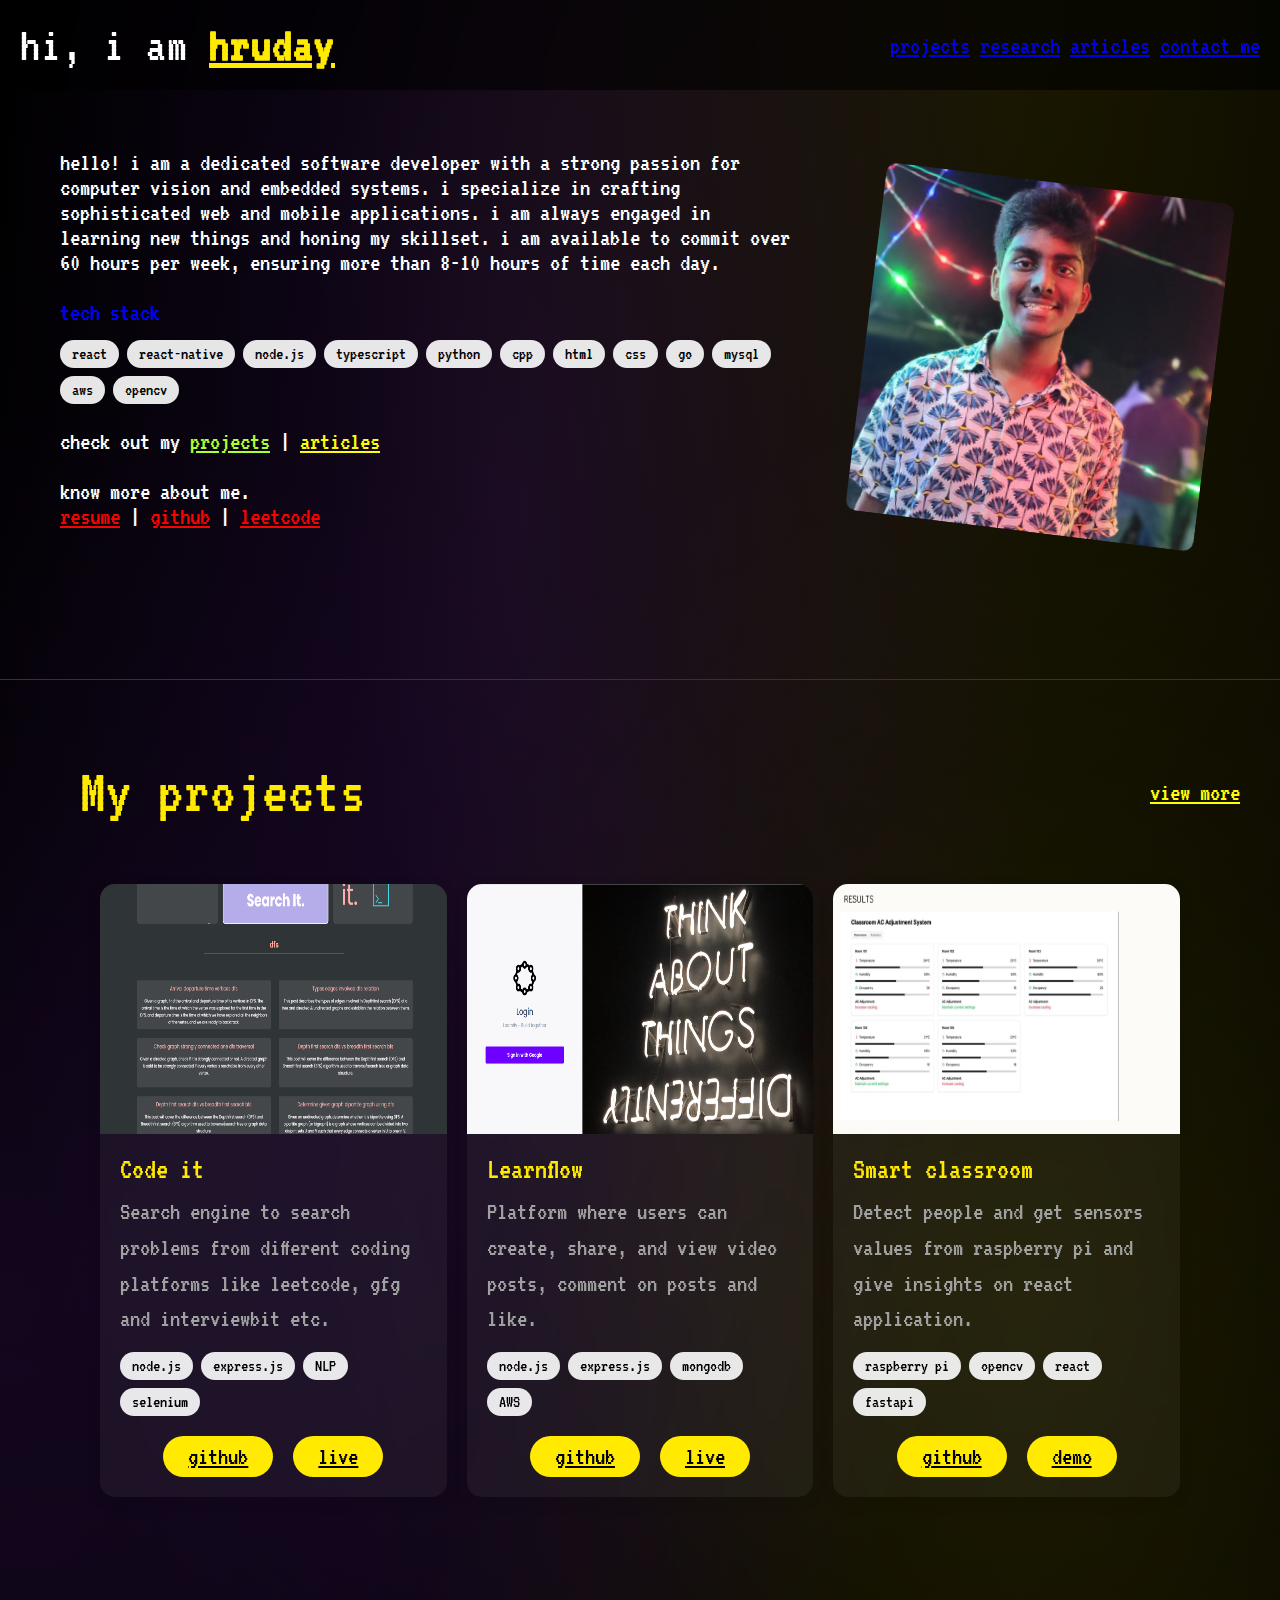
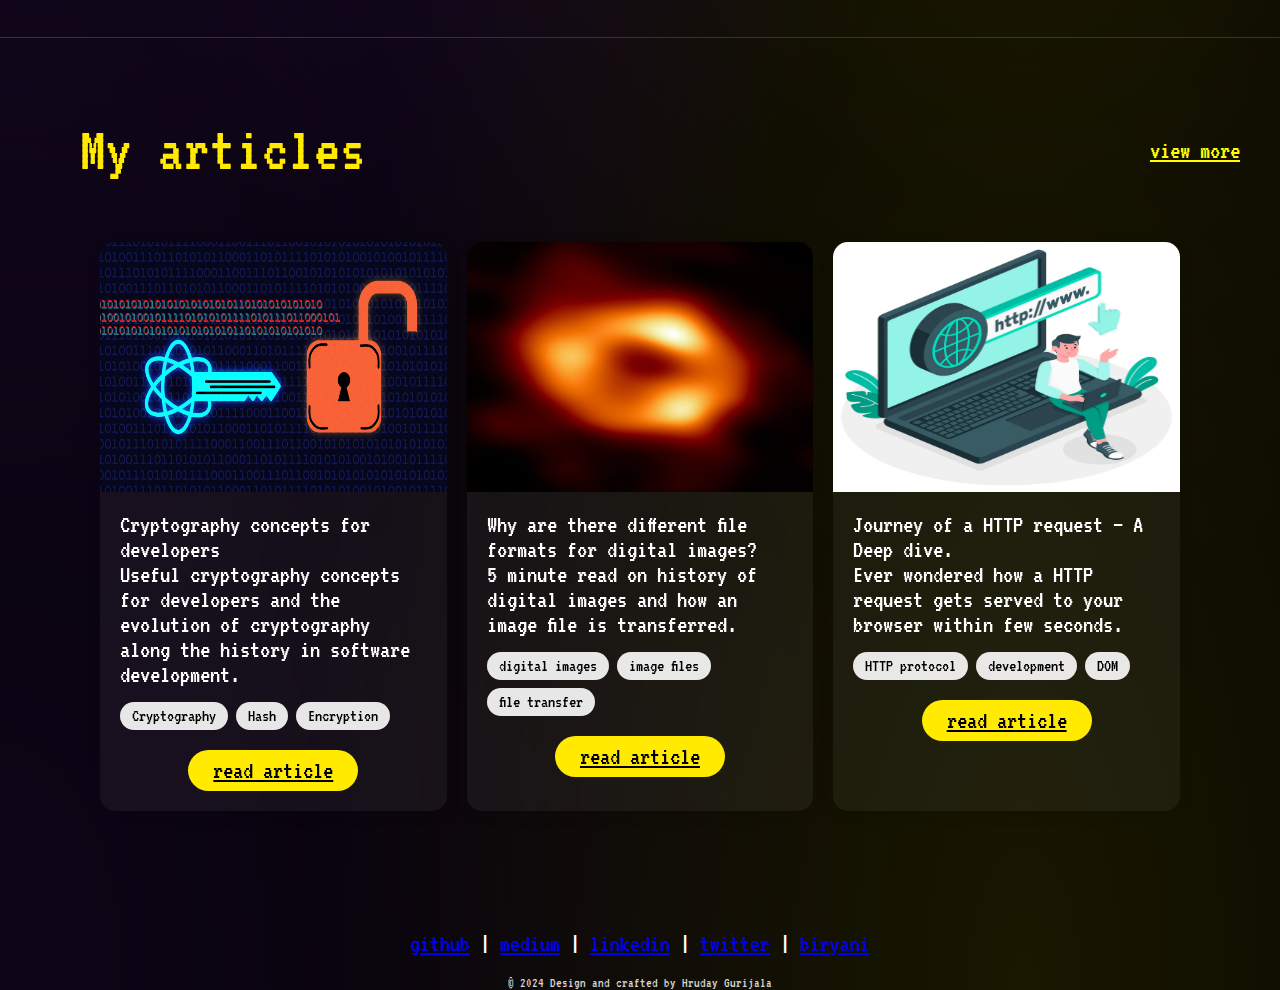
<file: index.html>
<!DOCTYPE html>
<html lang="en">

<head>
    <meta charset="UTF-8">
    <meta name="viewport" content="width=device-width, initial-scale=1.0">
    <link rel="preconnect" href="https://fonts.googleapis.com">
    <link rel="preconnect" href="https://fonts.gstatic.com" crossorigin>
    <link href="https://fonts.googleapis.com/css2?family=VT323&display=swap" rel="stylesheet">
    <link rel="stylesheet" href="style.css">
    <link rel="icon"
        href="data:image/svg+xml,<svg xmlns=%22http://www.w3.org/2000/svg%22 viewBox=%220 0 100 100%22><text y=%22.9em%22 font-size=%2290%22>👾</text></svg>">
    <title>hruday.</title>
</head>

<body>
    <!-- navbar -->
    <div class="navbar">
        <div class="intro">hi, i am
            <span class="name">
                <a href="/">hruday</a>
            </span>
        </div>
        <div class="nav-elements">
            <a href="/projects.html" class="contact">projects</a>
            <a href="/research.html" class="contact">research</a>
            <a href="/articles.html" class="contact">articles</a>
            <a href="/contact.html" class="contact">contact me</a>
            <!-- <button id="darkModeToggle" class="dark-mode-toggle">🌞</button> -->
        </div>
    </div>

    <!-- content -->
    <div class="body" style="margin: 20px; margin-bottom:35px;">
        <div class="about">
            <div style="margin-bottom: 25px;">
                hello! i am a dedicated software developer with a strong passion for computer vision and embedded systems. i
                specialize in crafting sophisticated web and mobile applications. i am always engaged in learning new things
                and honing my skillset. i am available to commit over 60 hours per week, ensuring more than 8-10 hours of
                time each day.
            </div>
            <div class="section" style="margin-bottom: 25px;">
                <p style="color: blue;">tech stack</p>
                <div class="card-tags">
                    <p class="tag">react</p>
                    <p class="tag">react-native</p>
                    <p class="tag">node.js</p>
                    <p class="tag">typescript</p>
                    <p class="tag">python</p>
                    <p class="tag">cpp</p>
                    <p class="tag">html</p>
                    <p class="tag">css</p>
                    <p class="tag">go</p>
                    <p class="tag">mysql</p>
                    <p class="tag">aws</p>
                    <p class="tag">opencv</p>
                </div>
            </div>
            <div class="section" style="margin-bottom: 25px;">
                check out my <a href="/projects.html" style="color: greenyellow;">projects</a> |
                <a href="/articles.html" style="color: yellow;">articles</a>
            </div>

            <div class="section" style="margin-bottom: 35px;">
                <div>know more about me.</div>
                <a href="https://drive.google.com/file/d/1HcD0pKnGyK_5XUhvWXsGpqHpHE_IjP5P/view?usp=sharing"
                    target="_blank" style="color: red;">resume</a> |
                <a href="https://github.com/HrudayGurijala" target="_blank" style="color: red;">github</a> |
                <a href="https://leetcode.com/u/HrudayGurijala/" target="_blank" style="color: red;">leetcode</a>
            </div>
        </div>

        <!-- Flipping image container -->
        <div class="image-container">
            <div class="flip-card">
                <div class="flip-card-inner">
                    <div class="flip-card-front">
                        <img class="image" src="/assets/hruday.jpeg" alt="Image 1">
                    </div>
                    <div class="flip-card-back">
                        <img class="image" src="/assets/flip-image.png" alt="Image 2">
                    </div>
                </div>
            </div>
        </div>
    </div>

    <hr style="margin: 40px 0; border: none; border-top: 1px solid #333;">


    <!-- Projects Section -->
    <div style="margin: 40px;">
        <div style="display: flex; justify-content: space-between; align-items: center; ">
            <h1 style="margin: 0 40px;">My projects</h1>
            <a href="/articles.html" style="color: yellow;">view more</a>
        </div>
        <div class="card-container" style="display: grid; grid-template-columns: repeat(auto-fit, minmax(300px, 1fr)); gap: 20px; margin:40px;">
            <!-- code it -->
            <div class="cards">
                <div class="card-image">
                    <img src="/assets/project6.png" alt="">
                </div>
                <div class="card-content">
                    <div class="card-title">
                        <h3>Code it</h3>
                    </div>
                    <div class="card-description">
                        <p>Search engine to search problems from different coding platforms like leetcode, gfg and
                            interviewbit etc.</p>
                    </div>
                    <div class="card-tags">
                        <p class="tag">node.js</p>
                        <p class="tag">express.js</p>
                        <p class="tag">NLP</p>
                        <p class="tag">selenium</p>
                    </div>
                    <div class="card-buttons">
                        <button><a href="https://github.com/HrudayGurijala/Code-It-main" target="_blank"
                                style="color: black;">github</a></button>
                        <button><a href="https://code-it-main.onrender.com" target="_blank"
                                style="color: black;">live</a></button>
                    </div>
                </div>
            </div>

            <!-- learnflow -->
            <div class="cards">
                <div class="card-image">
                    <img src="/assets/project5.png" alt="">
                </div>
                <div class="card-content">
                    <div class="card-title">
                        <h3>Learnflow</h3>
                    </div>
                    <div class="card-description">
                        <p>Platform where users can create, share, and view video posts, comment on posts and like.</p>
                    </div>
                    <div class="card-tags">
                        <p class="tag">node.js</p>
                        <p class="tag">express.js</p>
                        <p class="tag">mongodb</p>
                        <p class="tag">AWS</p>
                    </div>
                    <div class="card-buttons">
                        <button><a href="https://github.com/HrudayGurijala/learnflow" target="_blank"
                                style="color: black;">github</a></button>
                        <button><a href="https://learnflow-ibb1.onrender.com" target="_blank"
                                style="color: black;">live</a></button>
                    </div>
                </div>
            </div>
            <!-- smart classroom -->
            <div class="cards">
                <div class="card-image">
                    <img src="/assets/project10.png" alt="">
                </div>
                <div class="card-content">
                    <div class="card-title">
                        <h3>Smart classroom</h3>
                    </div>
                    <div class="card-description">
                        <p>Detect people and get sensors values from raspberry pi and give insights on react
                            application.</p>
                    </div>
                    <div class="card-tags">
                        <p class="tag">raspberry pi</p>
                        <p class="tag">opencv</p>
                        <p class="tag">react</p>
                        <p class="tag">fastapi</p>
                    </div>
                    <div class="card-buttons">
                        <button><a href="https://github.com/HrudayGurijala/smart_classroom" target="_blank"
                                style="color: black;">github</a></button>
                        <button><a
                                href="https://drive.google.com/file/d/12-9apaXynG9jHmUM19z8SlYv6QAdIHi8/view?usp=sharing"
                                target="_blank" style="color: black;">demo</a></button>
                    </div>
                </div>
            </div>

        </div>
    </div>

    <hr style="margin: 40px 0; border: none; border-top: 1px solid #333;">

    <!-- Updated Articles Section with 3 cards -->
    <div style="margin: 40px;">
        <div style="display: flex; justify-content: space-between; align-items: center; margin-bottom: 25px;">
            <h1 style="margin:0 40px ;">My articles</h1>
            <a href="/articles.html" style="color: yellow;">view more</a>
        </div>
        <div class="card-container" style="display: grid; grid-template-columns: repeat(auto-fit, minmax(300px, 1fr)); gap: 20px; margin:40px;">            
            <!-- New Article Card -->
            <div class="cards">
                <div class="card-image">
                    <img src="/assets/article4.webp" alt="Image Formats Article">
                </div>
                <div class="card-content">
                    <h3>Cryptography concepts for developers</h3>
                    <p>Useful cryptography concepts for developers and the evolution of cryptography along the history in software development.</p>
                    <div class="card-tags">
                        <p class="tag">Cryptography</p>
                        <p class="tag">Hash</p>
                        <p class="tag">Encryption</p>
                    </div>
                    <div class="card-buttons">
                        <button><a href="https://medium.com/@gurijalahruday/cryptography-concepts-for-developers-a90de71e384e" target="_blank"
                                style="color: black;">read article</a></button>
                    </div>
                </div>
            </div>

            <div class="cards">
                <div class="card-image">
                    <img src="/assets/article2.webp" alt="Image Formats Article">
                </div>
                <div class="card-content">
                    <h3>Why are there different file formats for digital images?</h3>
                    <p>5 minute read on history of digital images and how an image file is transferred.</p>
                    <div class="card-tags">
                        <p class="tag">digital images</p>
                        <p class="tag">image files</p>
                        <p class="tag">file transfer</p>
                    </div>
                    <div class="card-buttons">
                        <button><a href="https://medium.com/@gurijalahruday/why-there-are-different-file-formats-for-digital-images-8841e9852ce0" 
                                target="_blank" style="color: black;">read article</a></button>
                    </div>
                </div>
            </div>

            <div class="cards">
                <div class="card-image">
                    <img src="/assets/article1.webp" alt="">
                </div>
                <div class="card-content">
                    <h3>Journey of a HTTP request — A Deep dive.</h3>
                    <p>Ever wondered how a HTTP request gets served to your browser within few seconds.</p>
                    <div class="card-tags">
                        <p class="tag">HTTP protocol</p>
                        <p class="tag">development</p>
                        <p class="tag">DOM</p>
                    </div>
                    <div class="card-buttons">
                        <button><a
                                href="https://medium.com/@gurijalahruday/journey-of-a-http-request-a-deep-dive-98d7841abb5e"
                                target="_blank" style="color: black;">read article</a></button>
                    </div>
                </div>
            </div>
        </div>
    </div>


    <!-- footer -->
    <div class="footer">
        <a href="https://github.com/HrudayGurijala" target="_blank">github</a> |
        <a href="https://medium.com/@gurijalahruday" target="_blank">medium</a> |
        <a href="https://www.linkedin.com/in/hruday-gurijala-61b472248/" target="_blank">linkedin</a> |
        <a href="https://x.com/hrudaygg" target="_blank">twitter</a> |
        <a href="https://buymeacoffee.com/gurijalahrk" target="_blank">biryani</a>
    </div>
    <footer style="text-align: center; font-size: 14px; color:#d3d3d3;">
        &copy; 2024 Design and crafted by Hruday Gurijala
    </footer>
</body>
<!-- 
<script>
    document.getElementById('darkModeToggle').addEventListener('click', () => {
        document.body.classList.toggle('light-mode');
        const isLightMode = document.body.classList.contains('light-mode');
        document.getElementById('darkModeToggle').textContent = isLightMode ? '🌓' : '🌞';
        localStorage.setItem('theme', isLightMode ? 'light' : 'dark');
    });

    window.addEventListener('DOMContentLoaded', () => {
        const savedTheme = localStorage.getItem('theme');
        if (savedTheme === 'light') {
            document.body.classList.add('light-mode');
            document.getElementById('darkModeToggle').textContent = '🌓';
        } else {
            document.body.classList.remove('light-mode');
            document.getElementById('darkModeToggle').textContent = '🌞';
        }
    });
</script> -->

</html>
</file>
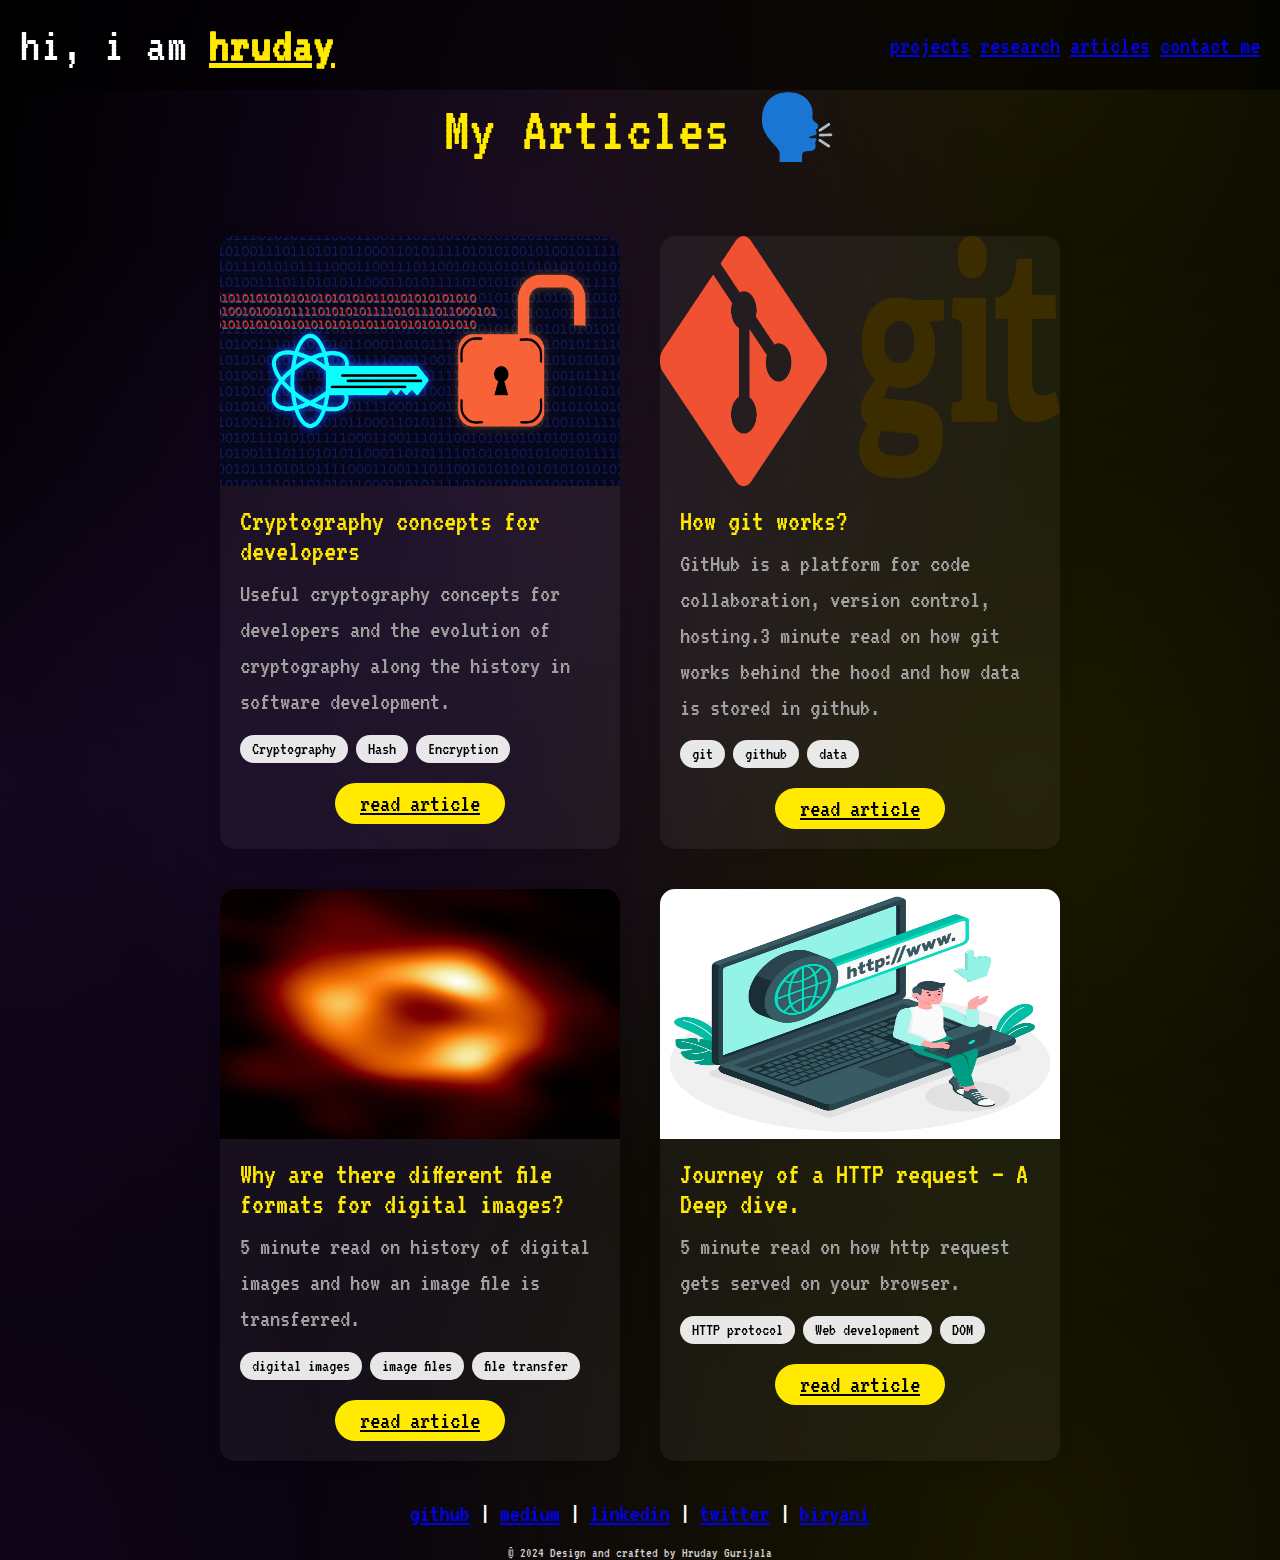
<file: articles.html>
<!DOCTYPE html>
<html lang="en">

<head>
    <meta charset="UTF-8">
    <meta name="viewport" content="width=device-width, initial-scale=1.0">
    <link rel="preconnect" href="https://fonts.googleapis.com">
    <link rel="preconnect" href="https://fonts.gstatic.com" crossorigin>
    <link href="https://fonts.googleapis.com/css2?family=VT323&display=swap" rel="stylesheet">
    <link rel="icon"
        href="data:image/svg+xml,<svg xmlns=%22http://www.w3.org/2000/svg%22 viewBox=%220 0 100 100%22><text y=%22.9em%22 font-size=%2290%22>👾</text></svg>">

    <link rel="stylesheet" href="style.css">
    <title>hruday.</title>
</head>

<body>

    <!-- navbar  -->
    <div class="navbar">
        <div class="intro">hi, i am
            <span class="name">
                <a href="/">hruday</a>
            </span>
        </div>
        <div class="nav-elements">
            <a href="/projects.html" class="contact">projects</a>
            <a href="/research.html" class="contact">research</a>
            <a href="/articles.html" class="contact">articles</a>
            <a href="/contact.html" class="contact">contact me</a>
            <!-- <button id="darkModeToggle" class="dark-mode-toggle">🌞</button> -->
        </div>
    </div>

    <!-- content -->
    <div class="project">
        <h1>My Articles 🗣️</h1>
        <div class="card-container">

            <!-- <div class="cards">
                <div class="card-image">
                    <img src="/assets/article2.webp" alt="">
                </div>
                <div class="card-content">
                    <div class="card-title">
                        <h3>Why are there different file formats for digital images?</h3>
                    </div>
                    <div class="card-description">
                        <p>5 minute read on history of digital images and how an image file is transferred.</p>
                    </div>
                    <div class="card-tags">
                        <p class="tag">digital images</p>
                        <p class="tag">image files</p>
                        <p class="tag">file transfer</p>        
                    </div>
                    <div class="card-buttons">
                        <button><a href="https://medium.com/@gurijalahruday/why-there-are-different-file-formats-for-digital-images-8841e9852ce0" target="_blank" style="color: black;">read article</a></button>
                    </div>
                </div>
            </div> -->
            
            <div class="cards">
                <div class="card-image">
                    <img src="/assets/article4.webp" alt="">
                </div>
                <div class="card-content">
                    <div class="card-title">
                        <h3>Cryptography concepts for developers</h3>
                    </div>
                    <div class="card-description">
                        <p>Useful cryptography concepts for developers and the evolution of cryptography along the history in software development.</p>
                    </div>
                    <div class="card-tags">
                        <p class="tag">Cryptography</p>
                        <p class="tag">Hash</p>
                        <p class="tag">Encryption</p>
                    </div>
                    <div class="card-buttons">
                        <button><a href="https://medium.com/@gurijalahruday/cryptography-concepts-for-developers-a90de71e384e" target="_blank"
                                style="color: black;">read article</a></button>
                    </div>
                </div>
            </div>

            <div class="cards">
                <div class="card-image">
                    <img src="/assets/article3.webp" alt="">
                </div>
                <div class="card-content">
                    <div class="card-title">
                        <h3>How git works?</h3>
                    </div>
                    <div class="card-description">
                        <p>GitHub is a platform for code collaboration, version control, hosting.3 minute read on how git works behind the hood and how data is stored in github.</p>
                    </div>
                    <div class="card-tags">
                        <p class="tag">git</p>
                        <p class="tag">github</p>
                        <p class="tag">data</p>
                    </div>
                    <div class="card-buttons">
                        <button><a href="https://medium.com/@gurijalahruday/how-git-works-28a70963bb51" target="_blank"
                                style="color: black;">read article</a></button>
                    </div>
                </div>
            </div>

            <div class="cards">
                <div class="card-image">
                    <img src="/assets/article2.webp" alt="">
                </div>
                <div class="card-content">
                    <div class="card-title">
                        <h3>Why are there different file formats for digital images?</h3>
                    </div>
                    <div class="card-description">
                        <p>5 minute read on history of digital images and how an image file is transferred.</p>
                    </div>
                    <div class="card-tags">
                        <p class="tag">digital images</p>
                        <p class="tag">image files</p>
                        <p class="tag">file transfer</p>
                    </div>
                    <div class="card-buttons">
                        <button><a
                                href="https://medium.com/@gurijalahruday/why-there-are-different-file-formats-for-digital-images-8841e9852ce0"
                                target="_blank" style="color: black;">read article</a></button>
                    </div>
                </div>
            </div>

            <div class="cards">
                <div class="card-image">
                    <img src="/assets/article1.webp" alt="">
                </div>
                <div class="card-content">
                    <div class="card-title">
                        <h3>Journey of a HTTP request — A Deep dive.</h3>
                    </div>
                    <div class="card-description">
                        <p>5 minute read on how http request gets served on your browser.</p>
                    </div>
                    <div class="card-tags">
                        <p class="tag">HTTP protocol</p>
                        <p class="tag">Web development</p>
                        <p class="tag">DOM</p>
                    </div>
                    <div class="card-buttons">
                        <button><a
                                href="https://medium.com/@gurijalahruday/journey-of-a-http-request-a-deep-dive-98d7841abb5e"
                                target="_blank" style="color: black;">read article</a></button>
                    </div>
                </div>
            </div>


        </div>
    </div>

    <!-- footer -->
    <div class="footer">
        <a href="https://github.com/HrudayGurijala" target="_blank">github</a> |
        <a href="https://medium.com/@gurijalahruday" target="_blank">medium</a> |
        <a href="https://www.linkedin.com/in/hruday-gurijala-61b472248/" target="_blank">linkedin</a> |
        <a href="https://x.com/hrudaygg" target="_blank">twitter</a> |
        <a href="https://buymeacoffee.com/gurijalahrk" target="_blank">biryani</a>
    </div>
    <footer style="text-align: center;  font-size: 14px; color:#d3d3d3;">
        &copy; 2024 Design and crafted by Hruday Gurijala
    </footer>
</body>


<!-- <script>
    document.getElementById('darkModeToggle').addEventListener('click', () => {
        // Toggle the 'light-mode' class
        document.body.classList.toggle('light-mode');

        // Check if 'light-mode' is active
        const isLightMode = document.body.classList.contains('light-mode');

        // Update the toggle button text
        document.getElementById('darkModeToggle').textContent = isLightMode ? '🌓' : '🌞';

        // Save the current theme in localStorage
        localStorage.setItem('theme', isLightMode ? 'light' : 'dark');
    });

    // Apply the saved theme on page load
    window.addEventListener('DOMContentLoaded', () => {
        const savedTheme = localStorage.getItem('theme');

        if (savedTheme === 'light') {
            document.body.classList.add('light-mode');
            document.getElementById('darkModeToggle').textContent = '🌓';
        } else {
            document.body.classList.remove('light-mode');
            document.getElementById('darkModeToggle').textContent = '🌞';
        }
    });


</script> -->

</html>
</file>
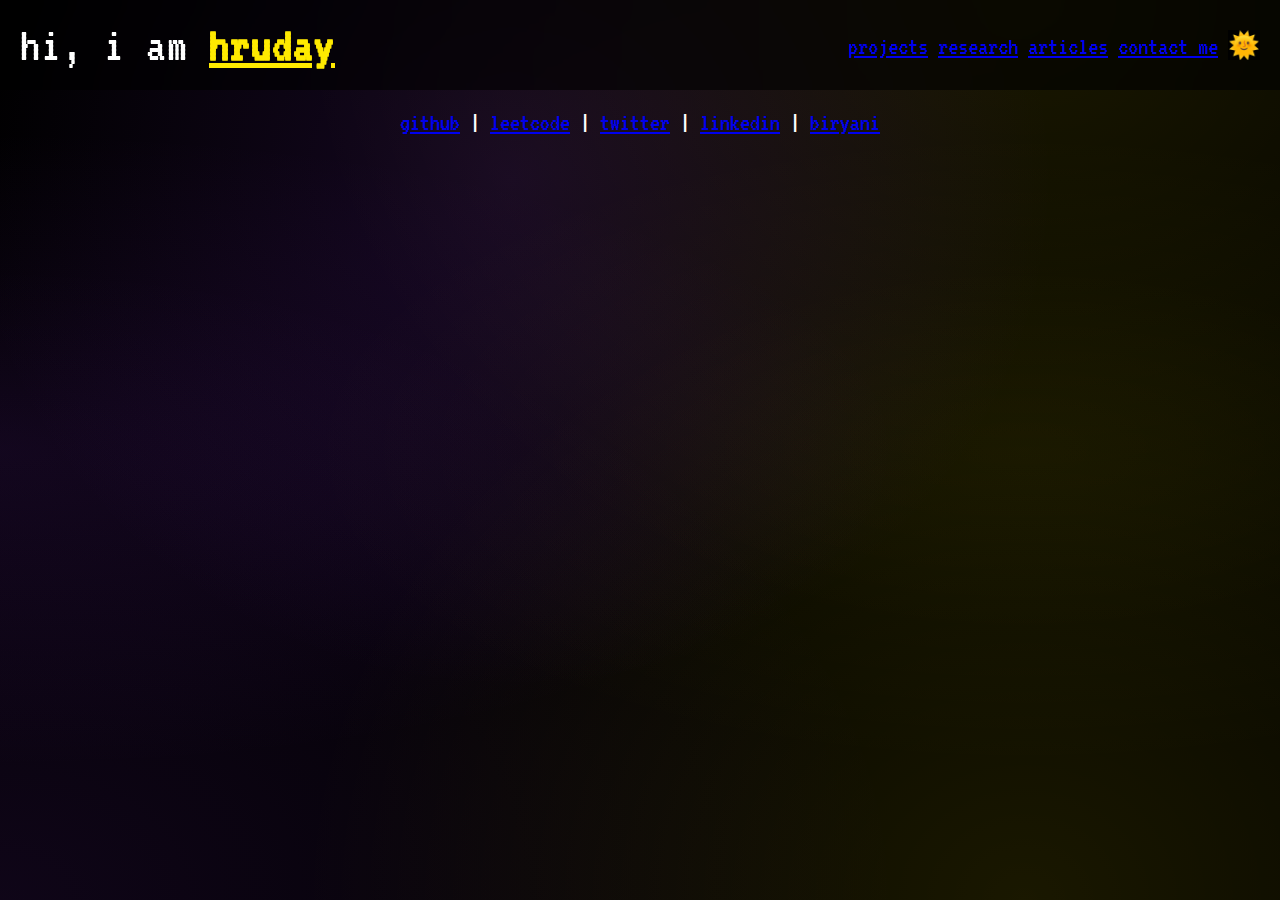
<file: boilerplate.html>
<!DOCTYPE html>
<html lang="en">

<head>
    <meta charset="UTF-8">
    <meta name="viewport" content="width=device-width, initial-scale=1.0">
    <link rel="preconnect" href="https://fonts.googleapis.com">
    <link rel="preconnect" href="https://fonts.gstatic.com" crossorigin>
    <link href="https://fonts.googleapis.com/css2?family=VT323&display=swap" rel="stylesheet">
    <link rel="icon"
        href="data:image/svg+xml,<svg xmlns=%22http://www.w3.org/2000/svg%22 viewBox=%220 0 100 100%22><text y=%22.9em%22 font-size=%2290%22>👾</text></svg>">

    <link rel="stylesheet" href="style.css">
    <title>hruday.</title>
</head>

<body>

    <!-- navbar  -->
    <div class="navbar">
        <div class="intro">hi, i am
            <span class="name">
                <a href="/">hruday</a>
            </span>
        </div>
        <div class="nav-elements">
            <a href="/projects.html" class="contact">projects</a>
            <a href="/research.html" class="contact">research</a>
            <a href="/articles.html" class="contact">articles</a>
            <a href="/contact.html" class="contact">contact me</a>
            <button id="darkModeToggle" class="dark-mode-toggle">🌞</button>
        </div>
    </div>

    <!-- content -->



    <!-- footer -->
    <div class="footer">
        <a href="https://github.com/HrudayGurijala" target="_blank">github</a> |
        <a href="https://leetcode.com/u/HrudayGurijala/" target="_blank">leetcode</a> |
        <a href="https://x.com/hrudaygg" target="_blank">twitter</a> |
        <a href="https://www.linkedin.com/in/hruday-gurijala-61b472248/" target="_blank">linkedin</a> |
        <a href="https://buymeacoffee.com/gurijalahrk" target="_blank">biryani</a>
    </div>
</body>

<script>
    document.getElementById('darkModeToggle').addEventListener('click', () => {
        // Toggle the 'light-mode' class
        document.body.classList.toggle('light-mode');

        // Check if 'light-mode' is active
        const isLightMode = document.body.classList.contains('light-mode');

        // Update the toggle button text
        document.getElementById('darkModeToggle').textContent = isLightMode ? '🌓' : '🌞';

        // Save the current theme in localStorage
        localStorage.setItem('theme', isLightMode ? 'light' : 'dark');
    });

    // Apply the saved theme on page load
    window.addEventListener('DOMContentLoaded', () => {
        const savedTheme = localStorage.getItem('theme');

        if (savedTheme === 'light') {
            document.body.classList.add('light-mode');
            document.getElementById('darkModeToggle').textContent = '🌓';
        } else {
            document.body.classList.remove('light-mode');
            document.getElementById('darkModeToggle').textContent = '🌞';
        }
    });


</script>

</html>
</file>
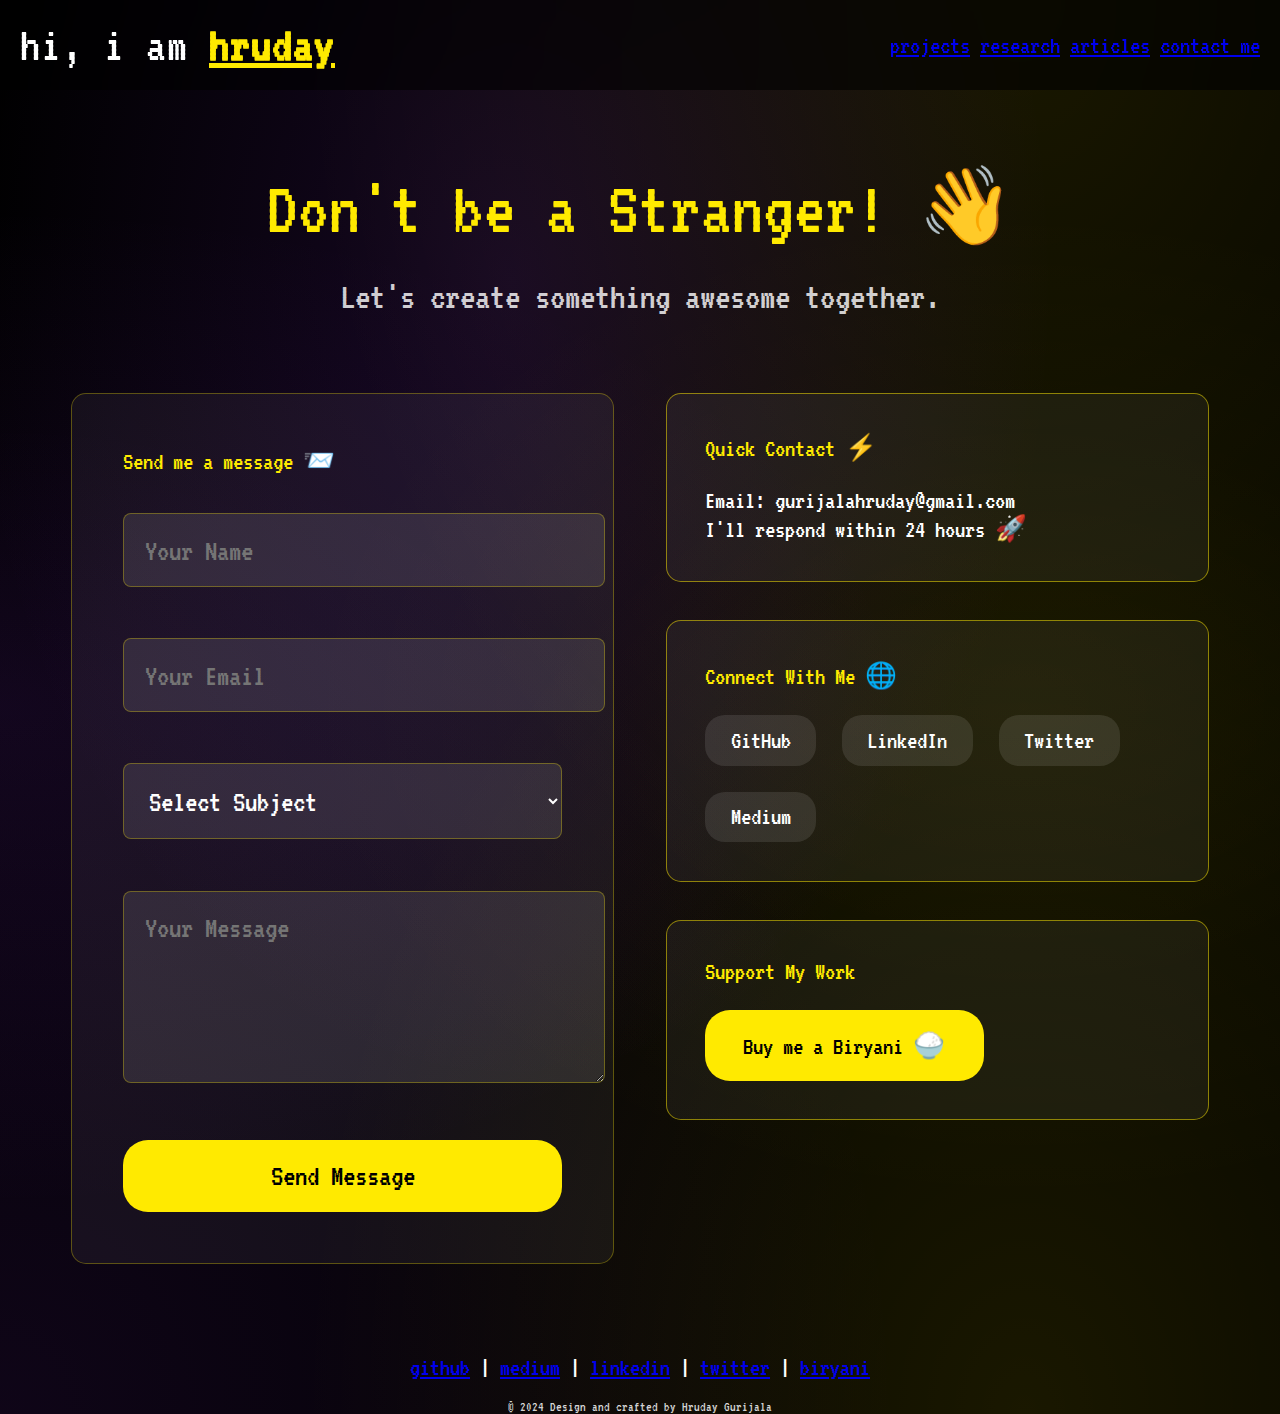
<file: contact.html>
<!DOCTYPE html>
<html lang="en">

<head>
    <meta charset="UTF-8">
    <meta name="viewport" content="width=device-width, initial-scale=1.0">
    <link rel="preconnect" href="https://fonts.googleapis.com">
    <link rel="preconnect" href="https://fonts.gstatic.com" crossorigin>
    <link href="https://fonts.googleapis.com/css2?family=VT323&display=swap" rel="stylesheet">
    <link rel="stylesheet" href="style.css">
    <link rel="icon"
        href="data:image/svg+xml,<svg xmlns=%22http://www.w3.org/2000/svg%22 viewBox=%220 0 100 100%22><text y=%22.9em%22 font-size=%2290%22>👾</text></svg>">
    <title>hruday.</title>
</head>

<body>
    <!-- navbar -->
    <div class="navbar">
        <div class="intro">hi, i am
            <span class="name">
                <a href="/">hruday</a>
            </span>
        </div>
        <div class="nav-elements">
            <a href="/projects.html" class="contact">projects</a>
            <a href="/research.html" class="contact">research</a>
            <a href="/articles.html" class="contact">articles</a>
            <a href="/contact.html" class="contact">contact me</a>
            <!-- <button id="darkModeToggle" class="dark-mode-toggle">🌞</button> -->
        </div>
    </div>

    <!-- content -->
    <div class="body">
        <div class="contact-container">
            <div class="contact-header">
                <h1>Don't be a Stranger! 👋</h1>
                <p class="subtitle">Let's create something awesome together.</p>
            </div>

            <div class="contact-grid">
                <!-- Contact Form -->
                <div class="contact-form-container">
                    <h2>Send me a message 📨</h2>
                    <form class="contact-form" action="https://formspree.io/f/meooorjw" method="POST">
                        <div class="form-group">
                            <input type="text" name="name" placeholder="Your Name" required>
                        </div>
                        <div class="form-group">
                            <input type="email" name="email" placeholder="Your Email" required>
                        </div>
                        <div class="form-group">
                            <select name="subject" required>
                                <option value="" disabled selected>Select Subject</option>
                                <option value="collaboration">Project Collaboration</option>
                                <option value="hire">Hire me</option>
                                <option value="question">General Question</option>
                            </select>
                        </div>
                        <div class="form-group">
                            <textarea name="message" placeholder="Your Message" required></textarea>
                        </div>
                        <button type="submit" class="submit-btn">Send Message</button>
                    </form>
                </div>

                <!-- Contact Info -->
                <div class="contact-info">
                    <div class="info-card">
                        <h2>Quick Contact ⚡</h2>
                        <p>Email: <a href="mailto:gurijalahruday@gmail.com">gurijalahruday@gmail.com</a></p>
                        <p>I'll respond within 24 hours 🚀</p>
                    </div>

                    <div class="info-card">
                        <h2>Connect With Me 🌐</h2>
                        <div class="social-links">
                            <a href="https://github.com/HrudayGurijala" target="_blank" class="social-link">GitHub</a>
                            <a href="https://www.linkedin.com/in/hruday-gurijala-61b472248/" target="_blank"
                                class="social-link">LinkedIn</a>
                            <a href="https://x.com/hrudaygg" target="_blank" class="social-link">Twitter</a>
                            <a href="https://medium.com/@gurijalahruday" target="_blank" class="social-link">Medium</a>
                        </div>
                    </div>

                    <div class="info-card">
                        <h2>Support My Work</h2>
                        <a href="https://buymeacoffee.com/gurijalahrk" target="_blank" class="support-btn">
                            Buy me a Biryani 🍚
                        </a>
                    </div>
                </div>
            </div>
        </div>
    </div>

    <!-- footer -->
    <div class="footer">
        <a href="https://github.com/HrudayGurijala" target="_blank">github</a> |
        <a href="https://medium.com/@gurijalahruday" target="_blank">medium</a> |
        <a href="https://www.linkedin.com/in/hruday-gurijala-61b472248/" target="_blank">linkedin</a> |
        <a href="https://x.com/hrudaygg" target="_blank">twitter</a> |
        <a href="https://buymeacoffee.com/gurijalahrk" target="_blank">biryani</a>

    </div>
    <footer style="text-align: center;  font-size: 14px; color:#d3d3d3;">
        &copy; 2024 Design and crafted by Hruday Gurijala
    </footer>

    <!-- <script>
        // Your existing dark mode toggle script
        document.getElementById('darkModeToggle').addEventListener('click', () => {
            document.body.classList.toggle('light-mode');
            const isLightMode = document.body.classList.contains('light-mode');
            document.getElementById('darkModeToggle').textContent = isLightMode ? '🌓' : '🌞';
            localStorage.setItem('theme', isLightMode ? 'light' : 'dark');
        });

        window.addEventListener('DOMContentLoaded', () => {
            const savedTheme = localStorage.getItem('theme');
            if (savedTheme === 'light') {
                document.body.classList.add('light-mode');
                document.getElementById('darkModeToggle').textContent = '🌓';
            } else {
                document.body.classList.remove('light-mode');
                document.getElementById('darkModeToggle').textContent = '🌞';
            }
        });
    </script> -->
</body>


</html>
</file>
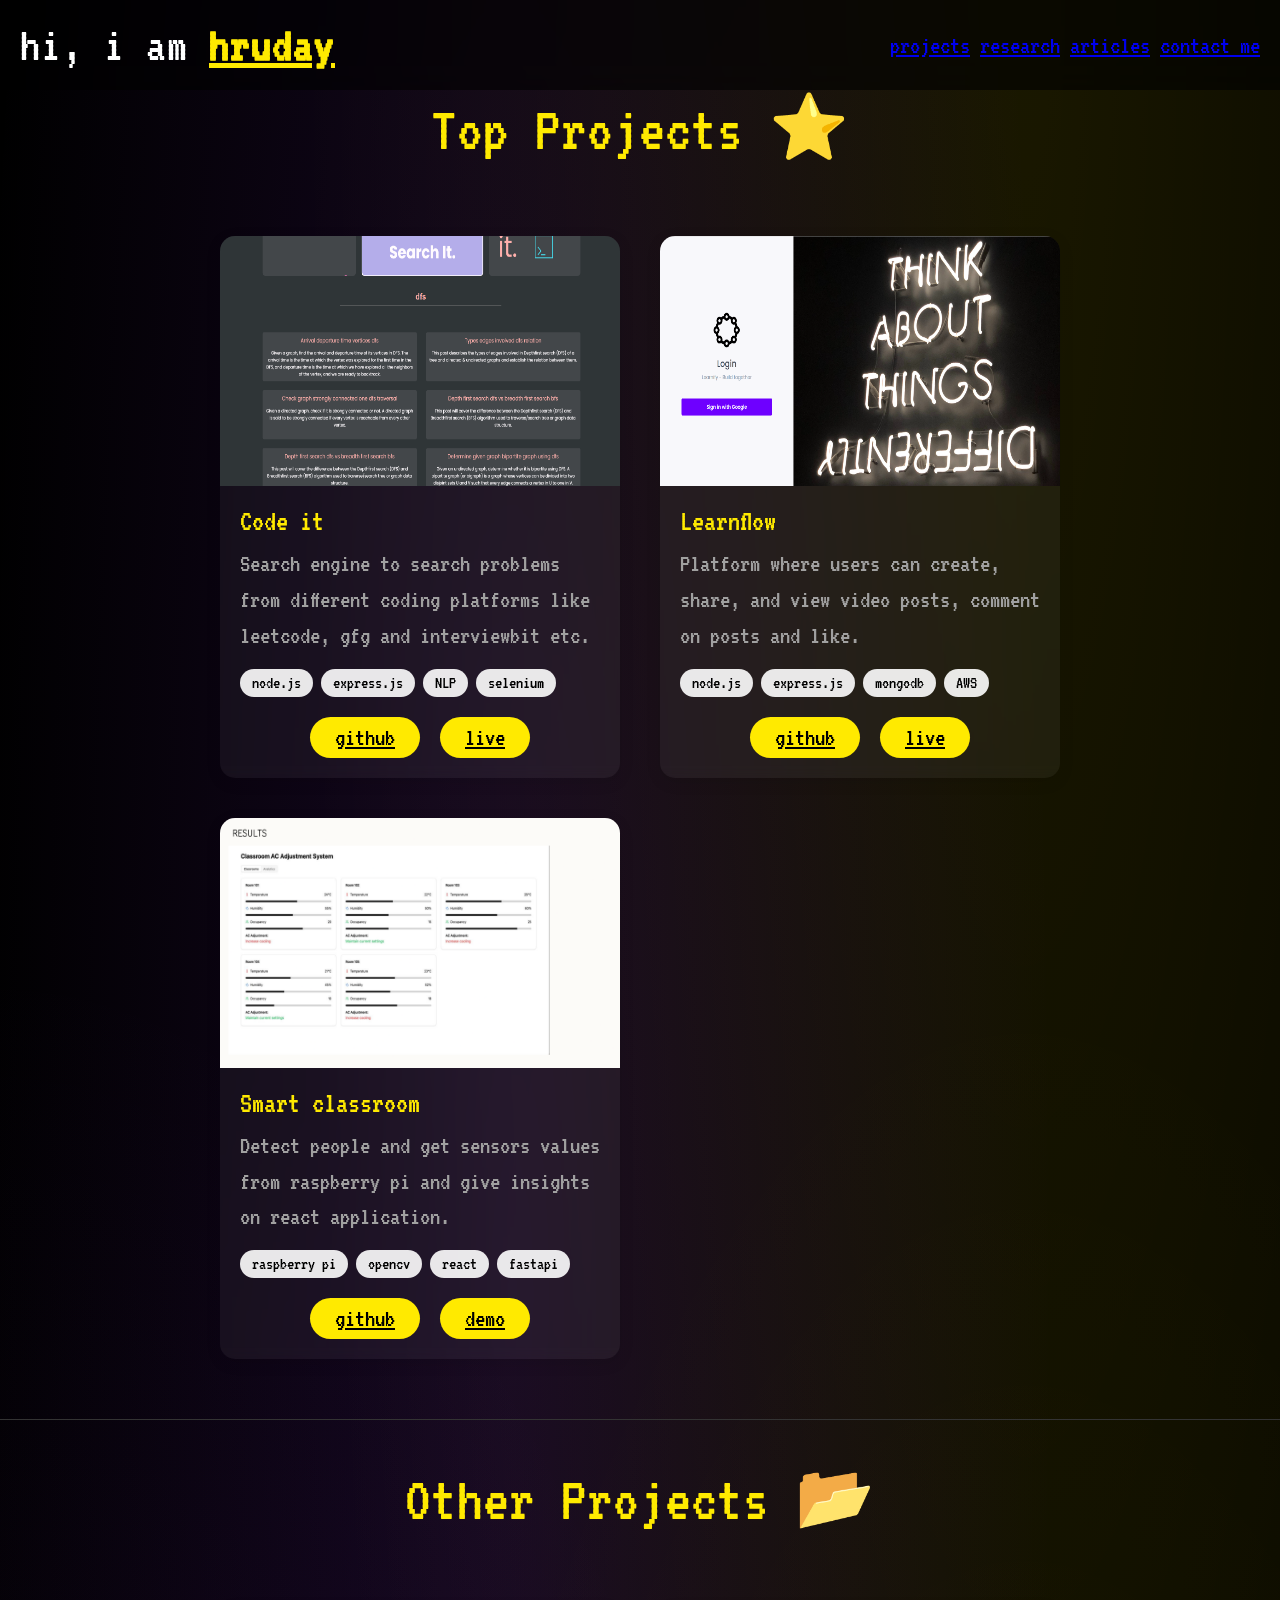
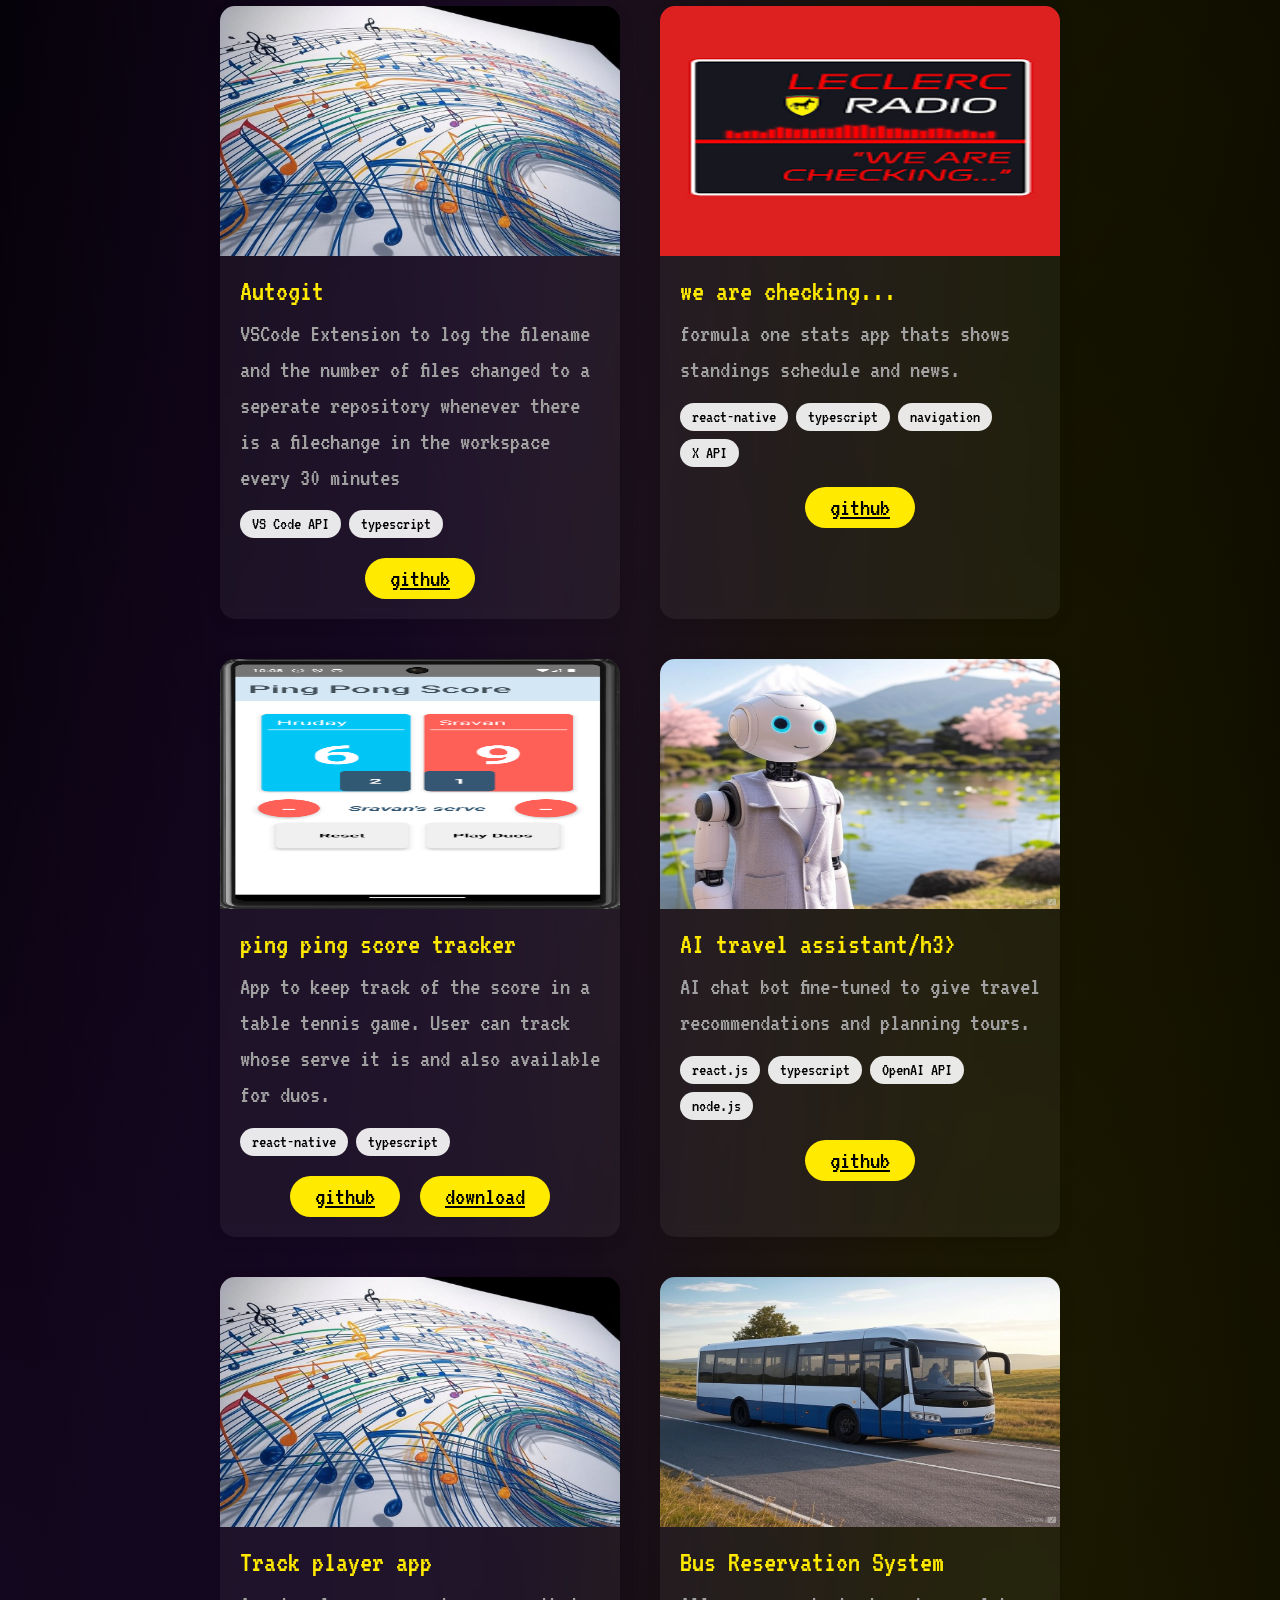
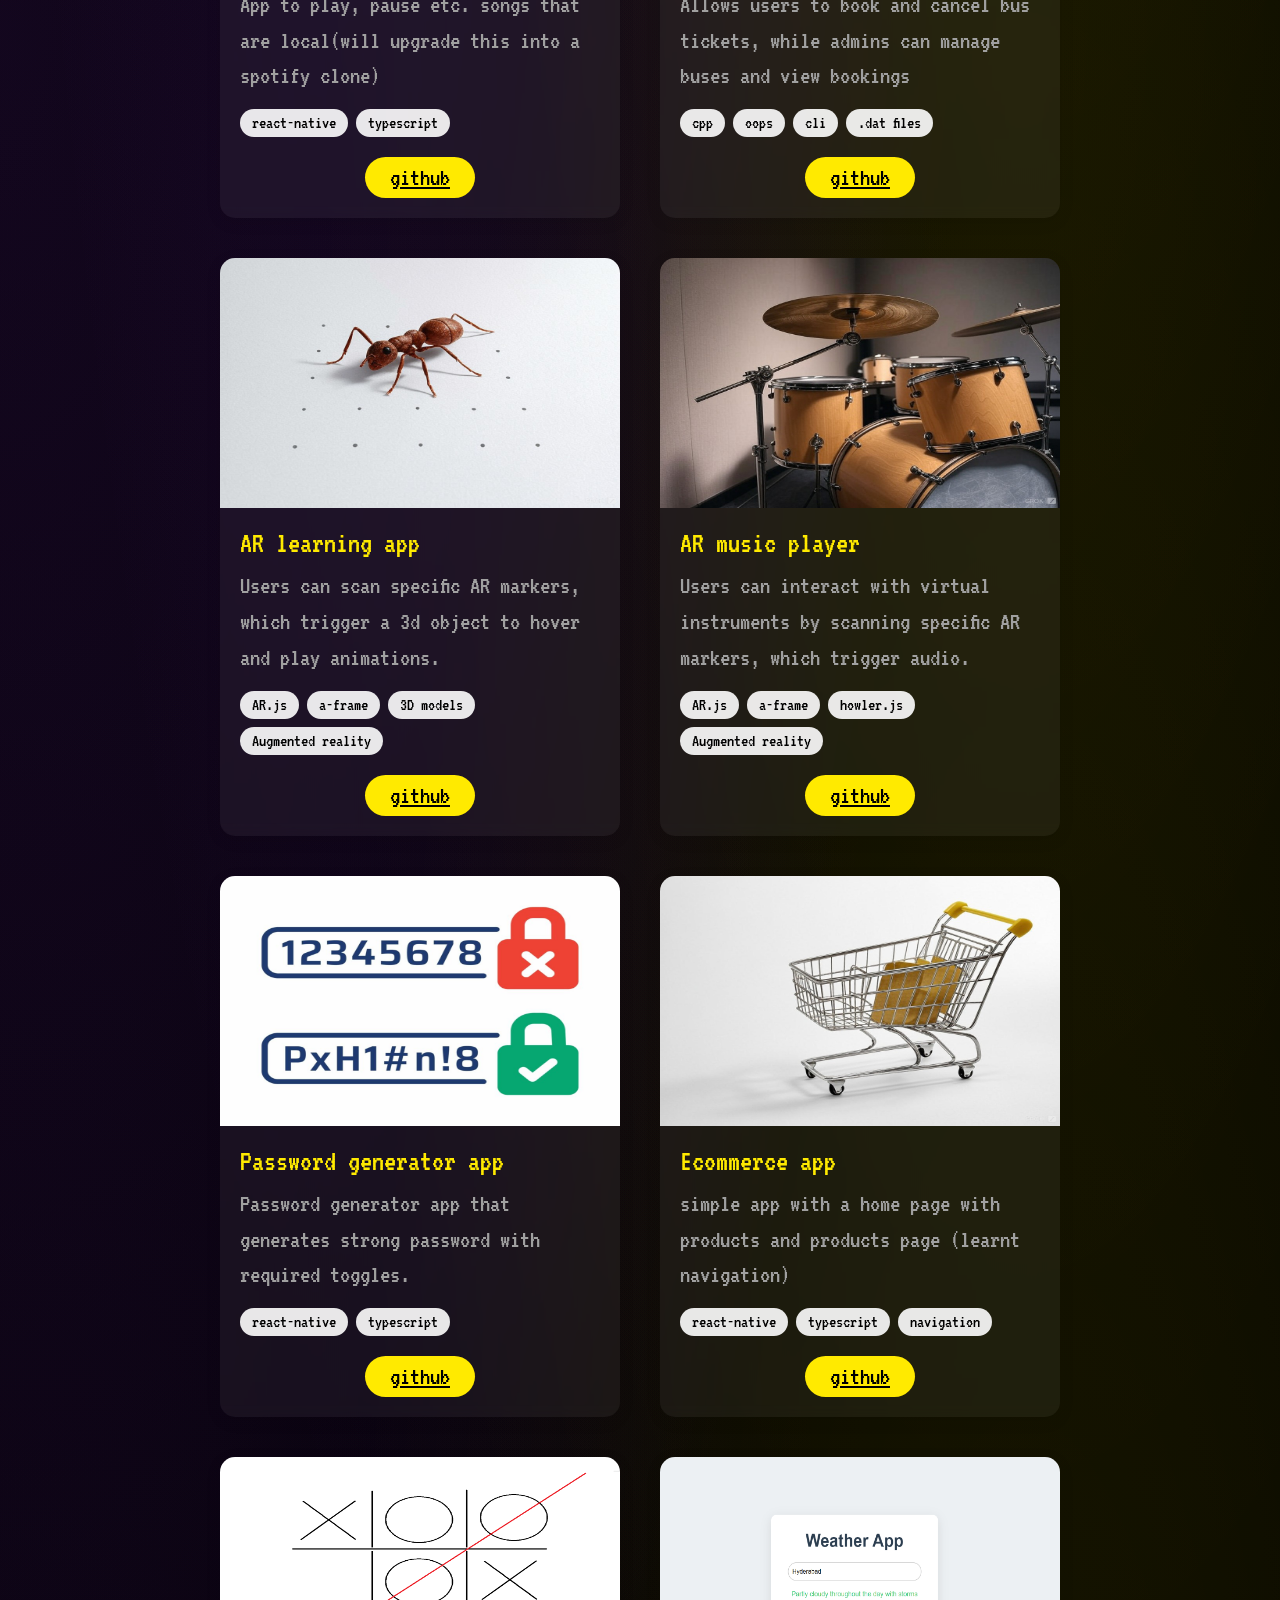
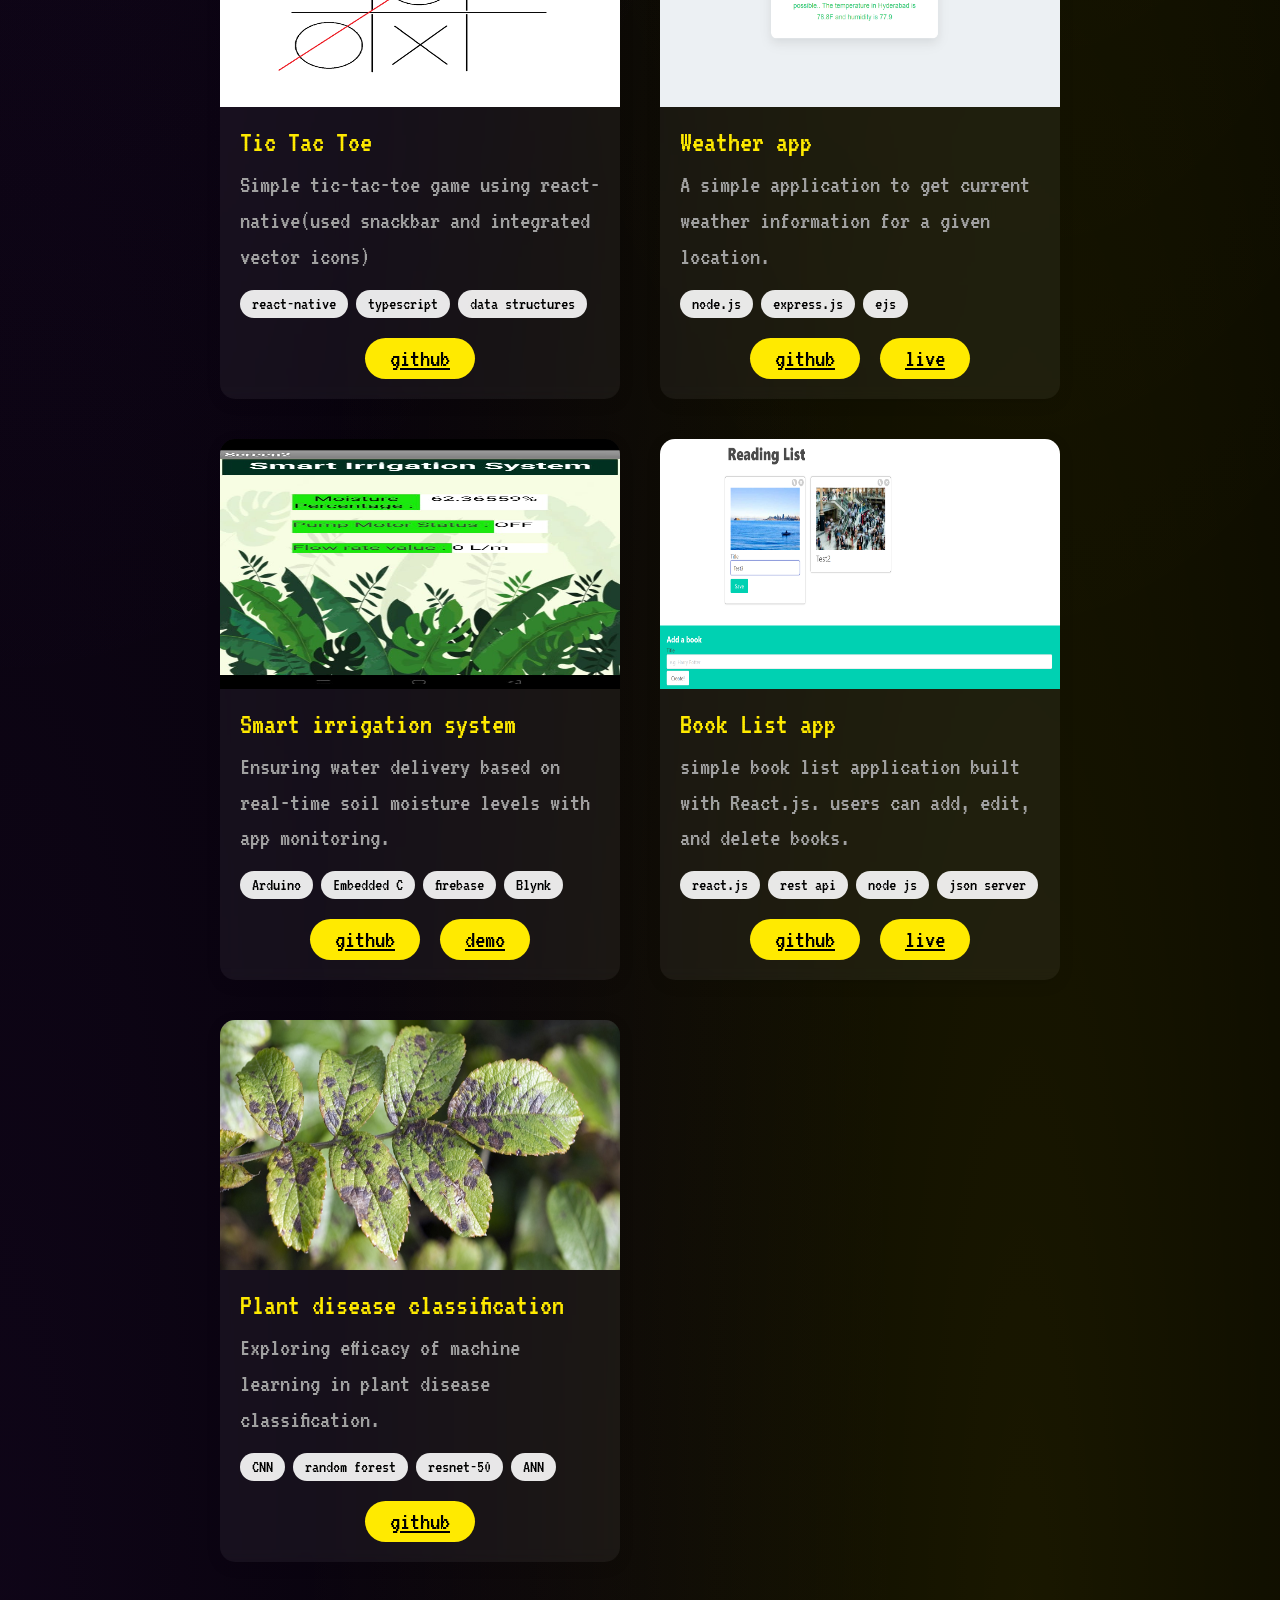
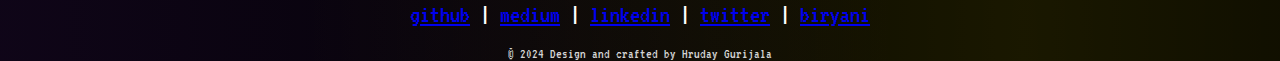
<file: projects.html>
<!DOCTYPE html>
<html lang="en">
<!-- Previous head content remains the same -->

<head>
    <meta charset="UTF-8">
    <meta name="viewport" content="width=device-width, initial-scale=1.0">
    <link rel="preconnect" href="https://fonts.googleapis.com">
    <link rel="preconnect" href="https://fonts.gstatic.com" crossorigin>
    <link href="https://fonts.googleapis.com/css2?family=VT323&display=swap" rel="stylesheet">
    <link rel="icon"
        href="data:image/svg+xml,<svg xmlns=%22http://www.w3.org/2000/svg%22 viewBox=%220 0 100 100%22><text y=%22.9em%22 font-size=%2290%22>👾</text></svg>">
    <link rel="stylesheet" href="style.css">
    <title>hruday.</title>
</head>

<body>
    <!-- navbar remains the same -->
    <div class="navbar">
        <div class="intro">hi, i am
            <span class="name">
                <a href="/">hruday</a>
            </span>
        </div>
        <div class="nav-elements">
            <a href="/projects.html" class="contact">projects</a>
            <a href="/research.html" class="contact">research</a>
            <a href="/articles.html" class="contact">articles</a>
            <a href="/contact.html" class="contact">contact me</a>
            <!-- <button id="darkModeToggle" class="dark-mode-toggle">🌞</button> -->
        </div>
    </div>

    <!-- content -->
    <div class="project">
        <h1>Top Projects ⭐</h1>
        <div class="card-container">


            <!-- code it -->
            <div class="cards">
                <div class="card-image">
                    <img src="/assets/project6.png" alt="">
                </div>
                <div class="card-content">
                    <div class="card-title">
                        <h3>Code it</h3>
                    </div>
                    <div class="card-description">
                        <p>Search engine to search problems from different coding platforms like leetcode, gfg and
                            interviewbit etc.</p>
                    </div>
                    <div class="card-tags">
                        <p class="tag">node.js</p>
                        <p class="tag">express.js</p>
                        <p class="tag">NLP</p>
                        <p class="tag">selenium</p>
                    </div>
                    <div class="card-buttons">
                        <button><a href="https://github.com/HrudayGurijala/Code-It-main" target="_blank"
                                style="color: black;">github</a></button>
                        <button><a href="https://code-it-main.onrender.com" target="_blank"
                                style="color: black;">live</a></button>
                    </div>
                </div>
            </div>
            <!-- learnflow -->
            <div class="cards">
                <div class="card-image">
                    <img src="/assets/project5.png" alt="">
                </div>
                <div class="card-content">
                    <div class="card-title">
                        <h3>Learnflow</h3>
                    </div>
                    <div class="card-description">
                        <p>Platform where users can create, share, and view video posts, comment on posts and like.</p>
                    </div>
                    <div class="card-tags">
                        <p class="tag">node.js</p>
                        <p class="tag">express.js</p>
                        <p class="tag">mongodb</p>
                        <p class="tag">AWS</p>
                    </div>
                    <div class="card-buttons">
                        <button><a href="https://github.com/HrudayGurijala/learnflow" target="_blank"
                                style="color: black;">github</a></button>
                        <button><a href="https://learnflow-ibb1.onrender.com" target="_blank"
                                style="color: black;">live</a></button>
                    </div>
                </div>
            </div>
            <!-- smart classroom -->
            <div class="cards">
                <div class="card-image">
                    <img src="/assets/project10.png" alt="">
                </div>
                <div class="card-content">
                    <div class="card-title">
                        <h3>Smart classroom</h3>
                    </div>
                    <div class="card-description">
                        <p>Detect people and get sensors values from raspberry pi and give insights on react
                            application.</p>
                    </div>
                    <div class="card-tags">
                        <p class="tag">raspberry pi</p>
                        <p class="tag">opencv</p>
                        <p class="tag">react</p>
                        <p class="tag">fastapi</p>
                    </div>
                    <div class="card-buttons">
                        <button><a href="https://github.com/HrudayGurijala/smart_classroom" target="_blank"
                                style="color: black;">github</a></button>
                        <button><a
                                href="https://drive.google.com/file/d/12-9apaXynG9jHmUM19z8SlYv6QAdIHi8/view?usp=sharing"
                                target="_blank" style="color: black;">demo</a></button>
                    </div>
                </div>
            </div>

        </div>

        <hr style="margin: 40px 0; border: none; border-top: 1px solid #333;">

        <h1>Other Projects 📂</h1>
        <div class="card-container">

            <!-- Track player-->
            <!-- <div class="cards">
                <div class="card-image">
                    <img src="/assets/project12.jpeg" alt="">
                </div>
                <div class="card-content">
                    <div class="card-title">
                        <h3>Track player app</h3>
                    </div>
                    <div class="card-description">
                        <p>App to play, pause etc. songs that are local(will upgrade this into a spotify clone)</p>
                    </div>
                    <div class="card-tags">
                        <p class="tag">react-native</p>
                        <p class="tag">typescript</p>
                    </div>
                    <div class="card-buttons">
                        <button><a href="https://github.com/HrudayGurijala/track-player-rn" target="_blank"
                                style="color: black;">github</a></button>
                    </div>
                </div>
            </div>  -->

            <!-- Track player-->
            <div class="cards">
                <div class="card-image">
                    <img src="/assets/project12.jpeg" alt="">
                </div>
                <div class="card-content">
                    <div class="card-title">
                        <h3>Autogit</h3>
                    </div>
                    <div class="card-description">
                        <p>VSCode Extension to log the filename and the number of files changed to a seperate repository whenever there is a filechange in the workspace every 30 minutes</p>
                    </div>
                    <div class="card-tags">
                        <p class="tag">VS Code API</p>
                        <p class="tag">typescript</p>
                    </div>
                    <div class="card-buttons">
                        <button><a href="https://github.com/HrudayGurijala/autogit" target="_blank"
                                style="color: black;">github</a></button>
                    </div>
                </div>
            </div> 


            <!-- f1 stats app -->
            <div class="cards">
                <div class="card-image">
                    <img src="/assets/project17.png" alt="">
                </div>
                <div class="card-content">
                    <div class="card-title">
                        <h3>we are checking...</h3>
                    </div>
                    <div class="card-description">
                        <p>formula one stats app thats shows standings schedule and news.</p>
                    </div>
                    <div class="card-tags">
                        <p class="tag">react-native</p>
                        <p class="tag">typescript</p>
                        <p class="tag">navigation</p>
                        <p class="tag">X API</p>
                    </div>
                    <div class="card-buttons">
                        <button><a href="https://github.com/HrudayGurijala/we-are-checking" target="_blank"
                                style="color: black;">github</a></button>
                    </div>
                </div>
            </div>

            <!-- ping pong score -->
            <div class="cards">
                <div class="card-image">
                    <img src="/assets/project16.png" alt="">
                </div>
                <div class="card-content">
                    <div class="card-title">
                        <h3>ping ping score tracker</h3>
                    </div>
                    <div class="card-description">
                        <p>App to keep track of the score in a table tennis game. User can track whose serve it is and
                            also available for duos.</p>
                    </div>
                    <div class="card-tags">
                        <p class="tag">react-native</p>
                        <p class="tag">typescript</p>
                    </div>
                    <div class="card-buttons">
                        <button><a href="https://github.com/HrudayGurijala/pingpong-score-tracker-rn" target="_blank"
                                style="color: black;">github</a></button>
                        <button><a href="https://marketplace.visualstudio.com/items?itemName=HrudayGurijala.autogit" target="_blank"
                                style="color: black;">download</a></button>
                    </div>
                </div>
            </div>

            <!-- build space -->
            <div class="cards">
                <div class="card-image">
                    <img src="/assets/project15.jpg" alt="">
                </div>
                <div class="card-content">
                    <div class="card-title">
                        <h3>AI travel assistant/h3>
                    </div>
                    <div class="card-description">
                        <p>AI chat bot fine-tuned to give travel recommendations and planning tours.</p>
                    </div>
                    <div class="card-tags">
                        <p class="tag">react.js</p>
                        <p class="tag">typescript</p>
                        <p class="tag">OpenAI API</p>
                        <p class="tag">node.js</p>
                    </div>
                    <div class="card-buttons">
                        <button><a href="https://github.com/HrudayGurijala/travel-assistant" target="_blank"
                                style="color: black;">github</a></button>
                    </div>
                </div>
            </div>

            <!-- Track player -->
            <div class="cards">
                <div class="card-image">
                    <img src="/assets/project12.jpeg" alt="">
                </div>
                <div class="card-content">
                    <div class="card-title">
                        <h3>Track player app</h3>
                    </div>
                    <div class="card-description">
                        <p>App to play, pause etc. songs that are local(will upgrade this into a spotify clone)</p>
                    </div>
                    <div class="card-tags">
                        <p class="tag">react-native</p>
                        <p class="tag">typescript</p>
                    </div>
                    <div class="card-buttons">
                        <button><a href="https://github.com/HrudayGurijala/track-player-rn" target="_blank"
                                style="color: black;">github</a></button>
                    </div>
                </div>
            </div>


            <!-- oops -->
            <div class="cards">
                <div class="card-image">
                    <img src="/assets/project9.jpeg" alt="">
                </div>
                <div class="card-content">
                    <div class="card-title">
                        <h3>Bus Reservation System</h3>
                    </div>
                    <div class="card-description">
                        <p>Allows users to book and cancel bus tickets, while admins can manage buses and view bookings
                        </p>
                    </div>
                    <div class="card-tags">
                        <p class="tag">cpp</p>
                        <p class="tag">oops</p>
                        <p class="tag">cli</p>
                        <p class="tag">.dat files</p>
                    </div>
                    <div class="card-buttons">
                        <button><a href="https://github.com/HrudayGurijala/bus-booking-oops" target="_blank"
                                style="color: black;">github</a></button>
                    </div>
                </div>
            </div>

            <!-- AR learning  -->
            <div class="cards">
                <div class="card-image">
                    <img src="/assets/project8.jpeg" alt="">
                </div>
                <div class="card-content">
                    <div class="card-title">
                        <h3>AR learning app</h3>
                    </div>
                    <div class="card-description">
                        <p>Users can scan specific AR markers, which trigger a 3d object to hover and play animations.
                        </p>
                    </div>
                    <div class="card-tags">
                        <p class="tag">AR.js</p>
                        <p class="tag">a-frame</p>
                        <p class="tag">3D models</p>
                        <p class="tag">Augmented reality</p>
                    </div>
                    <div class="card-buttons">
                        <button><a href="https://github.com/HrudayGurijala/Code-It-main" target="_blank"
                                style="color: black;">github</a></button>
                        <!-- <button><a href="" target="_blank" style="color: black;">live</a></button> -->
                    </div>
                </div>
            </div>

            <!-- AR musicplayer -->
            <div class="cards">
                <div class="card-image">
                    <img src="/assets/project7.jpeg" alt="">
                </div>
                <div class="card-content">
                    <div class="card-title">
                        <h3>AR music player</h3>
                    </div>
                    <div class="card-description">
                        <p>Users can interact with virtual instruments by scanning specific AR markers, which trigger
                            audio.</p>
                    </div>
                    <div class="card-tags">
                        <p class="tag">AR.js</p>
                        <p class="tag">a-frame</p>
                        <p class="tag">howler.js</p>
                        <p class="tag">Augmented reality</p>
                    </div>
                    <div class="card-buttons">
                        <button><a href="https://github.com/HrudayGurijala/AR-musicplayer" target="_blank"
                                style="color: black;">github</a></button>
                        <!-- <button><a href="" target="_blank" style="color: black;">live</a></button> -->
                    </div>
                </div>
            </div>

            <!-- Password Generator -->
            <div class="cards">
                <div class="card-image">
                    <img src="/assets/project14.jpg" alt="">
                </div>
                <div class="card-content">
                    <div class="card-title">
                        <h3>Password generator app</h3>
                    </div>
                    <div class="card-description">
                        <p>Password generator app that generates strong password with required toggles.</p>
                    </div>
                    <div class="card-tags">
                        <p class="tag">react-native</p>
                        <p class="tag">typescript</p>
                    </div>
                    <div class="card-buttons">
                        <button><a href="https://github.com/HrudayGurijala/password-generator" target="_blank"
                                style="color: black;">github</a></button>
                    </div>
                </div>
            </div>

            <!-- Ecommerce -->
            <div class="cards">
                <div class="card-image">
                    <img src="/assets/project13.jpeg" alt="">
                </div>
                <div class="card-content">
                    <div class="card-title">
                        <h3>Ecommerce app</h3>
                    </div>
                    <div class="card-description">
                        <p>simple app with a home page with products and products page (learnt navigation)</p>
                    </div>
                    <div class="card-tags">
                        <p class="tag">react-native</p>
                        <p class="tag">typescript</p>
                        <p class="tag">navigation</p>
                    </div>
                    <div class="card-buttons">
                        <button><a href="https://github.com/HrudayGurijala/ecommerce-rn" target="_blank"
                                style="color: black;">github</a></button>
                    </div>
                </div>
            </div>

            <!-- Tic Tac Toe -->
            <div class="cards">
                <div class="card-image">
                    <img src="/assets/project11.webp" alt="">
                </div>
                <div class="card-content">
                    <div class="card-title">
                        <h3>Tic Tac Toe</h3>
                    </div>
                    <div class="card-description">
                        <p>Simple tic-tac-toe game using react-native(used snackbar and integrated vector icons)</p>
                    </div>
                    <div class="card-tags">
                        <p class="tag">react-native</p>
                        <p class="tag">typescript</p>
                        <p class="tag">data structures</p>
                    </div>
                    <div class="card-buttons">
                        <button><a href="https://github.com/HrudayGurijala/tictactoe-app" target="_blank"
                                style="color: black;">github</a></button>
                    </div>
                </div>
            </div>

            <!-- weather -->
            <div class="cards">
                <div class="card-image">
                    <img src="/assets/project4.png" alt="">
                </div>
                <div class="card-content">
                    <div class="card-title">
                        <h3>Weather app</h3>
                    </div>
                    <div class="card-description">
                        <p>A simple application to get current weather information for a given location.</p>
                    </div>
                    <div class="card-tags">
                        <p class="tag">node.js</p>
                        <p class="tag">express.js</p>
                        <p class="tag">ejs</p>
                    </div>
                    <div class="card-buttons">
                        <button><a href="https://github.com/HrudayGurijala/weather-app" target="_blank"
                                style="color: black;">github</a></button>
                        <button><a href="https://stackblitz.com/~/github.com/HrudayGurijala/weather-app" target="_blank"
                                style="color: black;">live</a></button>
                    </div>
                </div>
            </div>

            <!-- smart irrigation -->
            <div class="cards">
                <div class="card-image">
                    <img src="/assets/project3.jpg" alt="">
                </div>
                <div class="card-content">
                    <div class="card-title">
                        <h3>Smart irrigation system</h3>
                    </div>
                    <div class="card-description">
                        <p>Ensuring water delivery based on real-time soil moisture levels with app monitoring.</p>
                    </div>
                    <div class="card-tags">
                        <p class="tag">Arduino</p>
                        <p class="tag">Embedded C</p>
                        <p class="tag">firebase</p>
                        <p class="tag">Blynk</p>
                    </div>
                    <div class="card-buttons">

                        <button><a href="https://github.com/HrudayGurijala/smartirrigationsystem" target="_blank"
                                style="color: black;">github</a></button>
                        <button><a
                                href="https://drive.google.com/file/d/1lU5XAWjKBt6y1lv9PERk65ghNoDy5dEM/view?usp=sharing"
                                target="_blank" style="color: black;">demo</a></button>
                    </div>
                </div>
            </div>

            <!-- book list -->
            <div class="cards">
                <div class="card-image">
                    <img src="/assets/project2.png" alt="">
                </div>
                <div class="card-content">
                    <div class="card-title">
                        <h3>Book List app</h3>
                    </div>
                    <div class="card-description">
                        <p>simple book list application built with React.js. users can add, edit, and delete books.</p>
                    </div>
                    <div class="card-tags">
                        <p class="tag">react.js</p>
                        <p class="tag">rest api</p>
                        <p class="tag">node js</p>
                        <p class="tag">json server</p>
                    </div>
                    <div class="card-buttons">
                        <button><a href="https://github.com/HrudayGurijala/book-list-main" target="_blank"
                                style="color: black;">github</a></button>
                        <button><a href="https://stackblitz.com/~/github.com/HrudayGurijala/book-list-main"
                                target="_blank" style="color: black;">live</a></button>
                    </div>
                </div>
            </div>


            <!-- plant disease -->
            <div class="cards">
                <div class="card-image">
                    <img src="/assets/project1.jpg" alt="">
                </div>
                <div class="card-content">
                    <div class="card-title">
                        <h3>Plant disease classification</h3>
                    </div>
                    <div class="card-description">
                        <p>Exploring efficacy of machine learning in plant disease classification.</p>
                    </div>
                    <div class="card-tags">
                        <p class="tag">CNN</p>
                        <p class="tag">random forest</p>
                        <p class="tag">resnet-50</p>
                        <p class="tag">ANN</p>
                    </div>
                    <div class="card-buttons">
                        <button><a href="https://github.com/HrudayGurijala/PlantDiseaseRecognition" target="_blank"
                                style="color: black;">github</a></button>
                        <!-- <button>live</button> -->
                    </div>
                </div>
            </div>


        </div>
    </div>

    <!-- footer remains the same -->
    <div class="footer">
        <a href="https://github.com/HrudayGurijala" target="_blank">github</a> |
        <a href="https://medium.com/@gurijalahruday" target="_blank">medium</a> |
        <a href="https://www.linkedin.com/in/hruday-gurijala-61b472248/" target="_blank">linkedin</a> |
        <a href="https://x.com/hrudaygg" target="_blank">twitter</a> |
        <a href="https://buymeacoffee.com/gurijalahrk" target="_blank">biryani</a>
    </div>
    <footer style="text-align: center;  font-size: 14px; color:#d3d3d3;">
        &copy; 2024 Design and crafted by Hruday Gurijala
    </footer>

    <!-- Script remains the same -->
    <!-- <script>
        document.getElementById('darkModeToggle').addEventListener('click', () => {
            // Toggle the 'light-mode' class
            document.body.classList.toggle('light-mode');

            // Check if 'light-mode' is active
            const isLightMode = document.body.classList.contains('light-mode');

            // Update the toggle button text
            document.getElementById('darkModeToggle').textContent = isLightMode ? '🌓' : '🌞';

            // Save the current theme in localStorage
            localStorage.setItem('theme', isLightMode ? 'light' : 'dark');
        });

        // Apply the saved theme on page load
        window.addEventListener('DOMContentLoaded', () => {
            const savedTheme = localStorage.getItem('theme');

            if (savedTheme === 'light') {
                document.body.classList.add('light-mode');
                document.getElementById('darkModeToggle').textContent = '🌓';
            } else {
                document.body.classList.remove('light-mode');
                document.getElementById('darkModeToggle').textContent = '🌞';
            }
        });


    </script> -->
</body>

</html>
</file>
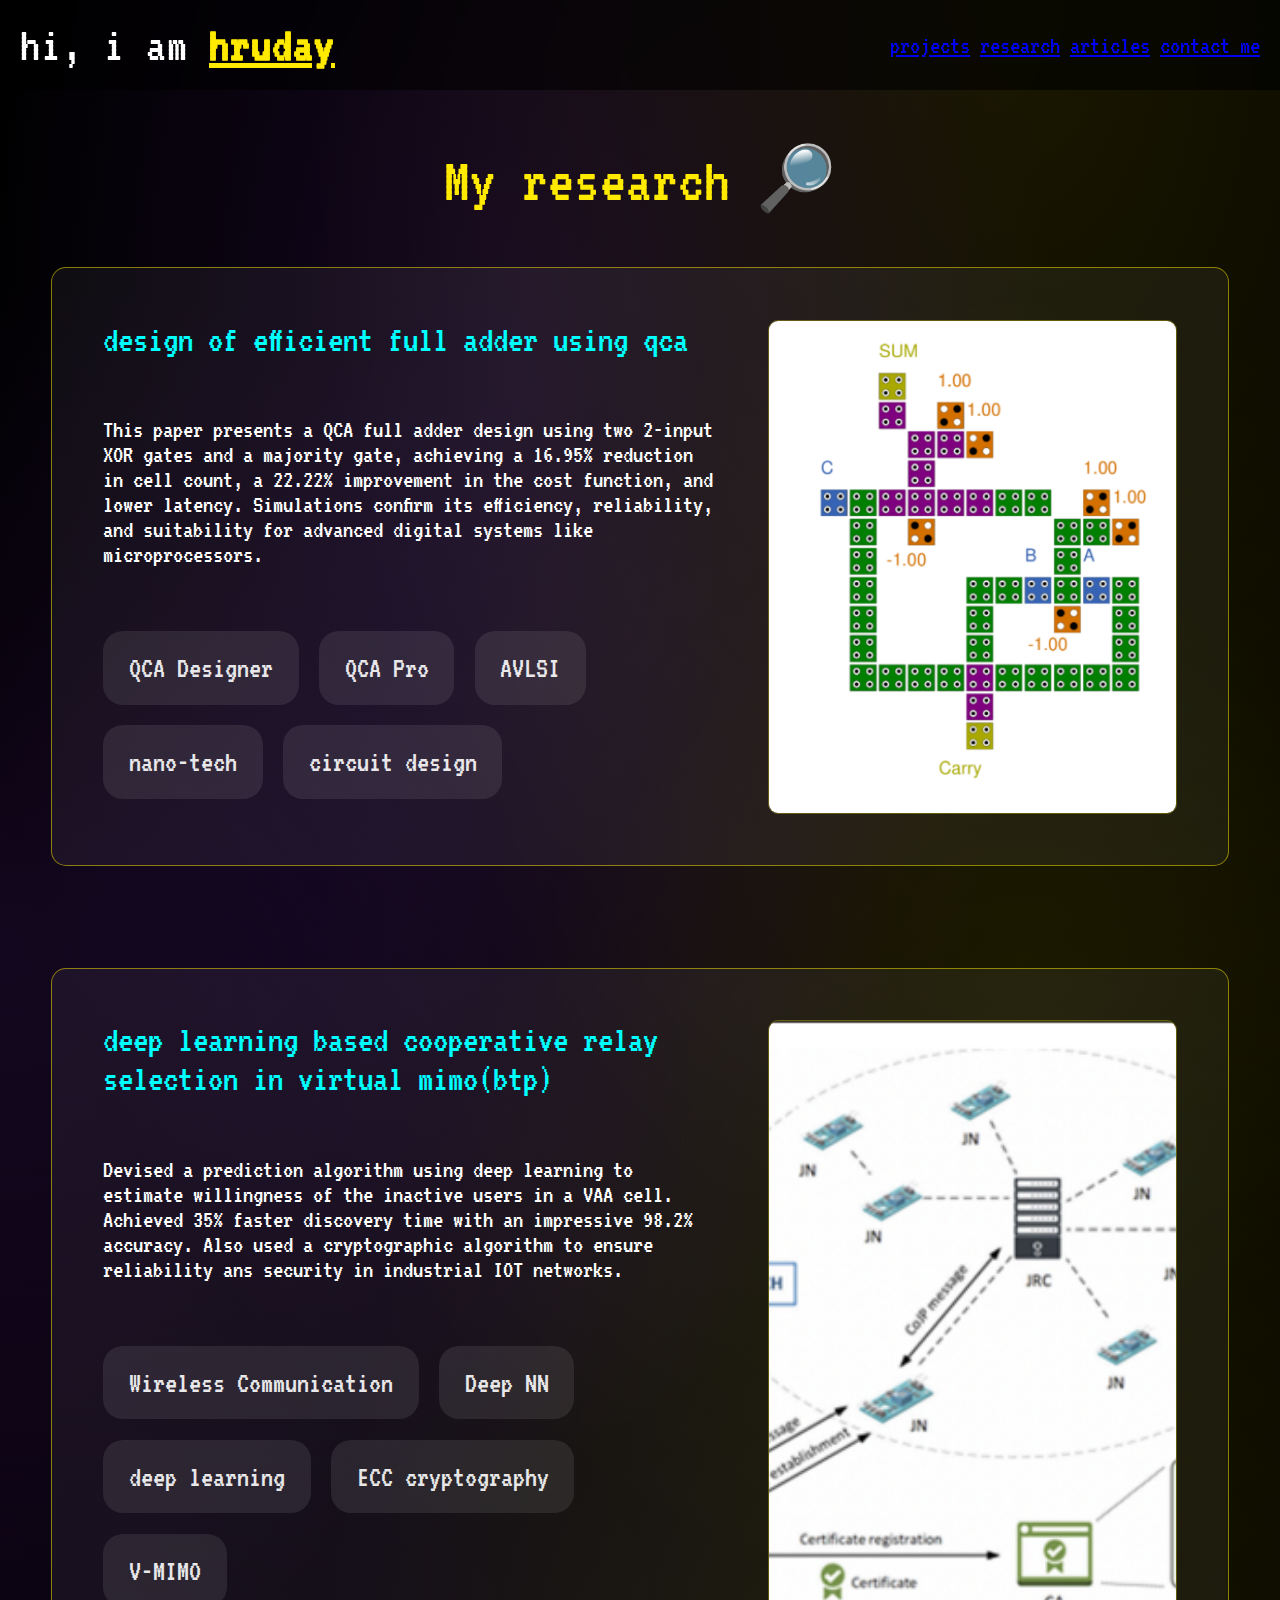
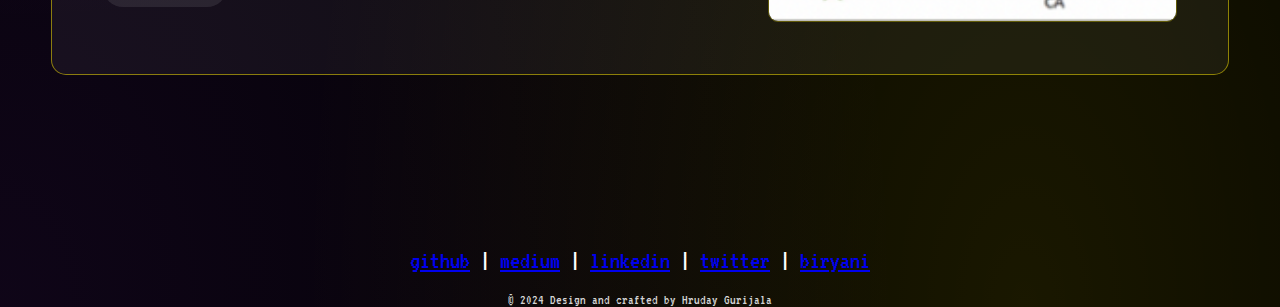
<file: research.html>
<!DOCTYPE html>
<html lang="en">

<head>
    <meta charset="UTF-8">
    <meta name="viewport" content="width=device-width, initial-scale=1.0">
    <link rel="preconnect" href="https://fonts.googleapis.com">
    <link rel="preconnect" href="https://fonts.gstatic.com" crossorigin>
    <link rel="icon"
        href="data:image/svg+xml,<svg xmlns=%22http://www.w3.org/2000/svg%22 viewBox=%220 0 100 100%22><text y=%22.9em%22 font-size=%2290%22>👾</text></svg>">
    <link href="https://fonts.googleapis.com/css2?family=VT323&display=swap" rel="stylesheet">
    <link rel="stylesheet" href="style.css">
    <title>hruday.</title>
</head>

<body>

    <!-- navbar  -->
    <div class="navbar">
        <div class="intro">hi, i am
            <span class="name">
                <a href="/">hruday</a>
            </span>
        </div>
        <div class="nav-elements">
            <a href="/projects.html" class="contact">projects</a>
            <a href="/research.html" class="contact">research</a>
            <a href="/articles.html" class="contact">articles</a>
            <a href="/contact.html" class="contact">contact me</a>
            <!-- <button id="darkModeToggle" class="dark-mode-toggle">🌞</button> -->
        </div>
    </div>

    <!-- content -->
    <div class="research">

        <h1>My research 🔎</h1>
        <div class="research-element">
            <div class="research-content">
                <div style="margin-bottom: 20px;">
                    <a href="https://drive.google.com/file/d/1JQRFd8sZATFXZrUd7b114mOH8fvZPoph/view?usp=sharing"
                        target="_blank" style="color: aqua;">design of efficient full adder using qca</a>
                </div>
                This paper presents a QCA full adder design using two 2-input XOR gates and a majority gate, achieving a
                16.95% reduction in cell count, a 22.22% improvement in the cost function, and lower latency.
                Simulations confirm its efficiency, reliability, and suitability for advanced digital systems like
                microprocessors.
                <div class="card-tags">
                    <p class="tag" style="font-size: 30px;">QCA Designer</p>
                    <p class="tag" style="font-size: 30px;">QCA Pro</p>
                    <p class="tag" style="font-size: 30px;">AVLSI</p>
                    <p class="tag" style="font-size: 30px;">nano-tech</p>
                    <p class="tag" style="font-size: 30px;">circuit design</p>
                </div>
            </div>
            <div class="research-image">
                <img src="/assets/research1.png" alt="QCA design" >
            </div>
        </div>

        <div class="research-element">
            <div class="research-content">
                <div style="margin-bottom: 20px;">
                    <a href="https://docs.google.com/presentation/d/1VIvirwim13tCfBrbWL96MOMF8fEcEXUu/edit?usp=sharing&ouid=110831115600444008613&rtpof=true&sd=true"
                        target="_blank" style="color: aqua;">deep learning based cooperative relay selection in virtual
                        mimo(btp)</a>
                </div>
                Devised a prediction algorithm using deep learning to estimate willingness of the inactive users in a
                VAA cell. Achieved 35% faster discovery time with an impressive 98.2% accuracy. Also used a
                cryptographic algorithm to ensure reliability ans security in industrial IOT networks.
                <div class="card-tags">
                    <p class="tag" style="font-size: 30px;">Wireless Communication</p>
                    <p class="tag" style="font-size: 30px;">Deep NN</p>
                    <p class="tag" style="font-size: 30px;">deep learning</p>
                    <p class="tag" style="font-size: 30px;">ECC cryptography</p>
                    <p class="tag" style="font-size: 30px;">V-MIMO</p>
                </div>
            </div>
            <div class="research-image">
                <img src="/assets/research2.png" alt="coorperative relay selection">
            </div>
        </div>

    </div>

    <!-- footer -->
    <div class="footer">
        <a href="https://github.com/HrudayGurijala" target="_blank">github</a> |
        <a href="https://medium.com/@gurijalahruday" target="_blank">medium</a> |
        <a href="https://www.linkedin.com/in/hruday-gurijala-61b472248/" target="_blank">linkedin</a> |
        <a href="https://x.com/hrudaygg" target="_blank">twitter</a> |
        <a href="https://buymeacoffee.com/gurijalahrk" target="_blank">biryani</a>
    </div>
    <footer style="text-align: center;  font-size: 14px; color:#d3d3d3;">
        &copy; 2024 Design and crafted by Hruday Gurijala
    </footer>
</body>

<!-- <script>
    document.getElementById('darkModeToggle').addEventListener('click', () => {
        // Toggle the 'light-mode' class
        document.body.classList.toggle('light-mode');

        // Check if 'light-mode' is active
        const isLightMode = document.body.classList.contains('light-mode');

        // Update the toggle button text
        document.getElementById('darkModeToggle').textContent = isLightMode ? '🌓' : '🌞';

        // Save the current theme in localStorage
        localStorage.setItem('theme', isLightMode ? 'light' : 'dark');
    });

    // Apply the saved theme on page load
    window.addEventListener('DOMContentLoaded', () => {
        const savedTheme = localStorage.getItem('theme');

        if (savedTheme === 'light') {
            document.body.classList.add('light-mode');
            document.getElementById('darkModeToggle').textContent = '🌓';
        } else {
            document.body.classList.remove('light-mode');
            document.getElementById('darkModeToggle').textContent = '🌞';
        }
    });


</script> -->
<style>
    /*research*/
    /* Add these styles to your existing style.css */

    .research {
        margin: 0 auto;
        padding: 2rem;
    }

    .research h1 {
        font-size: clamp(2.5rem, 4vw, 3.5rem);
        color: #FFEA00;
        margin-bottom: 2rem;
        text-align: center;
    }

    .research-element {
        display: grid;
        grid-template-columns: 1.2fr 0.8fr;
        gap: 2rem;
        margin-bottom: 4rem;
        background: rgba(255, 255, 255, 0.05);
        border: 1px solid rgba(255, 234, 0, 0.5);
        border-radius: 15px;
        padding: 2rem;
        transition: transform 0.3s ease, box-shadow 0.3s ease;
    }

    .research-element:hover {
        transform: translateY(-5px);
        box-shadow: 0 8px 25px rgba(255, 234, 0, 0.1);
    }

    .research-content {
        display: flex;
        flex-direction: column;
        gap: 1.5rem;
    }

    .research-content a {
        font-size: clamp(1.5rem, 2vw, 2rem);
        color: aqua;
        text-decoration: none;
        transition: all 0.3s ease;
        display: inline-block;
    }

    .research-content a:hover {
        color: #FFEA00;
        transform: translateX(10px);
    }

    .research-content p {
        font-size: clamp(1.1rem, 1.5vw, 1.3rem);
        line-height: 1.6;
        opacity: 0.9;
    }

    .research-image {
        position: relative;
        overflow: hidden;
        border-radius: 10px;
        border: 1px solid rgba(255, 234, 0, 0.3);
    }

    .research-image img {
        width: 100%;
        height: 100%;
        object-fit: cover;
        transition: transform 0.5s ease;
    }

    .research-element:hover .research-image img {
        transform: scale(1.05);
    }

    .card-tags {
        display: flex;
        flex-wrap: wrap;
        gap: 0.8rem;
        margin-top: 1rem;
    }

    .card-tags .tag {
        background: rgba(255, 255, 255, 0.1);
        color: #ffffff;
        padding: 0.5rem 1rem;
        border-radius: 20px;
        font-size: clamp(0.9rem, 1.2vw, 1.1rem);
        transition: all 0.3s ease;
    }

    .card-tags .tag:hover {
        background: rgba(255, 234, 0, 0.2);
        transform: translateY(-2px);
    }

    /* Light mode styles */
    body.light-mode .research-element {
        background: rgba(0, 0, 0, 0.02);
    }

    body.light-mode .card-tags .tag {
        background: rgba(0, 0, 0, 0.1);
        color: #000000;
    }

    /* Responsive styles */
    @media (max-width: 968px) {
        .research-element {
            grid-template-columns: 1fr;
        }

        .research {
            padding: 1rem;
        }

        .research-image {
            height: 300px;
        }

        .card-tags {
            justify-content: center;
        }

        .card-tags .tag {
            font-size: 1rem;
        }
    }

    /* Animation for page load */
    @keyframes fadeInUp {
        from {
            opacity: 0;
            transform: translateY(20px);
        }

        to {
            opacity: 1;
            transform: translateY(0);
        }
    }

    .research-element {
        animation: fadeInUp 0.6s ease forwards;
    }

    .research-element:nth-child(2) {
        animation-delay: 0.2s;
    }

    /* Scrollbar customization */
    .research::-webkit-scrollbar {
        width: 8px;
    }

    .research::-webkit-scrollbar-track {
        background: rgba(255, 255, 255, 0.1);
    }

    .research::-webkit-scrollbar-thumb {
        background: #FFEA00;
        border-radius: 4px;
    }
</style>

</html>
</file>
<file: style.css>
* {
    margin: 0;
    padding: 0;
    font-family: "VT323", sans-serif;
    font-weight: 400;
    font-style: normal;
    font-size: clamp(16px, 2vw, 30px);
}

html {
    min-height: 100vh;
}

body {
    margin: 0;
    font-family: 'VT323', monospace;
    color: #ffffff; 
    min-height: 100vh;
    display: flex;
    flex-direction: column;
}

body {
    background-color: #000000;
    background-image: 
        radial-gradient(at 40% 20%, rgba(147, 51, 234, 0.15) 0px, transparent 50%),
        radial-gradient(at 80% 0%, rgba(255, 234, 0, 0.1) 0px, transparent 50%),
        radial-gradient(at 0% 50%, rgba(147, 51, 234, 0.1) 0px, transparent 50%),
        radial-gradient(at 80% 50%, rgba(255, 234, 0, 0.05) 0px, transparent 50%),
        radial-gradient(at 0% 100%, rgba(147, 51, 234, 0.1) 0px, transparent 50%),
        radial-gradient(at 80% 100%, rgba(255, 234, 0, 0.1) 0px, transparent 50%);
    position: relative;
}

body.light-mode::before {
    opacity: 0.3; /* Reduces the intensity in light mode */
}

/* body.light-mode {
    color: #000000;
}  */

.navbar {
    position: sticky;
    top: 0;
    display: flex;
    padding: 20px;
    background-color: rgba(0, 0, 0, 0.6); /* Semi-transparent background */
    backdrop-filter: blur(10px); /* Apply blur effect */
    z-index: 1000;
    justify-content: space-between;
    align-items: center;
    flex-wrap: wrap;
    gap: 10px;
}

.intro {
    font-size: clamp(30px, 4vw, 50px);
    letter-spacing: 1px;
}

.name a {
    color: #FFEA00;
    font-weight: 700;
    text-decoration: underline;
    font-size: clamp(35px, 5vw, 50px);
}

/* Card Container and Cards */
.card-container {
    display: grid;
    grid-template-columns: repeat(auto-fit, minmax(350px, 400px));
    gap: 40px;
    justify-content: center;
    padding: 20px;
}

.cards {
    background: rgba(255, 255, 255, 0.05);
    /* border: 1px solid rgba(255, 234, 0, 0.3); */
    border-radius: 15px;
    overflow: hidden;
    transition: transform 0.3s ease, box-shadow 0.3s ease;
    height: auto;
    min-height: 500px;
    backdrop-filter: blur(5px);
    box-shadow: 0 4px 15px rgba(0, 0, 0, 0.1);
}

.cards:hover {
    transform: translateY(-5px);
    box-shadow: 0 8px 25px rgba(255, 234, 0, 0.5);
}

.card-image {
    width: 100%;
    height: 250px;
    overflow: hidden;
}

.card-image img {
    width: 100%;
    height: 100%;
    transition: transform 0.3s ease;
}

.cards:hover .card-image img {
    transform: scale(1.05);
}

.card-content {
    padding: 20px;
}

h1 {
    font-size: clamp(2.5rem, 4vw, 3.5rem);
    color: #FFEA00;
    margin-bottom: 2rem;
    text-align: center;
}

.card-title h3 {
    font-size: clamp(24px, 2.5vw, 30px);
    margin-bottom: 10px;
    color: #FFEA00;
}

.card-description {
    color: #a0a0a0;
    margin-bottom: 15px;
    line-height: 1.4;
}

.card-tags {
    display: flex;
    flex-wrap: wrap;
    gap: 8px;
    margin: 15px 0;
    justify-content: flex-start;
}

.card-tags p {
    background-color: rgba(255, 255, 255, 0.9);
    color: #000000;
    padding: 5px 12px;
    border-radius: 20px;
    font-size: clamp(14px, 1.5vw, 18px);
    border: none;
    transition: all 0.3s ease;
}

.card-tags p:hover {
    transform: translateY(-2px);
    box-shadow: 0 2px 8px rgba(255, 255, 255, 0.2);
}

.card-buttons {
    display: flex;
    gap: 20px;
    justify-content: center;
    margin-top: 20px;
}

.card-buttons button {
    background-color: #FFEA00;
    padding: 8px 25px;
    border-radius: 25px;
    border: none;
    cursor: pointer;
    transition: all 0.3s ease;
    font-weight: 500;
}

.card-buttons button:hover {
    transform: translateY(-2px);
    box-shadow: 0 4px 12px rgba(255, 234, 0, 0.5);
}

/* Image Container with Flip Animation */
.image-container {
    display: flex;
    justify-content: center;
    align-items: center;
    padding: 25px;
    max-width: 350px;
    width: 100%;
}

.flip-card {
    background-color: transparent;
    width: 350px;
    height: 350px;
    perspective: 1000px;
    transform: rotate(7deg);
}

.flip-card-inner {
    position: relative;
    width: 100%;
    height: 100%;
    text-align: center;
    transition: transform 0.8s;
    transform-style: preserve-3d;
}

.flip-card:hover .flip-card-inner {
    transform: rotateY(180deg);
}

.flip-card-front,
.flip-card-back {
    position: absolute;
    width: 100%;
    height: 100%;
    backface-visibility: hidden;
    border-radius: 10px;
    overflow: hidden;
}

.flip-card-back {
    transform: rotateY(180deg);
}

.image {
    width: 100%;
    height: 100%;
    object-fit: cover;
    border-radius: 10px;
}

.dark-mode-toggle{
    background-color: #000000;
    border: #000000;
}

/* Media Queries */
@media (max-width: 768px) {
    .card-container {
        grid-template-columns: minmax(300px, 1fr);
        padding: 10px;
        margin:10px;
    }

    .cards {
        margin: 0 auto;
        width: 100%;
        max-width: 400px;
    }

    .image-container {
        padding: 15px;
    }

    .flip-card {
        width: 100%;
        max-width: 300px;
        height: 300px;
    }

    .card-buttons {
        flex-direction: row;
        gap: 15px;
    }
}

@media (max-width: 480px) {
    .card-tags {
        justify-content: center;
    }

    .card-buttons {
        flex-direction: column;
        align-items: center;
    }

    .card-buttons button {
        width: 80%;
    }
}

/* Utility classes and other styles remain unchanged */
.body {
    padding: 20px;
    flex: 1;
    display: flex;
    gap: 30px;
    max-width: 1400px;
    margin: 0 auto;
}

.about {
    flex: 1;
    margin: 20px;
}

.footer {
    padding: 20px;
    text-align: center;
}

/* Dark/Light mode specific styles */
body.light-mode .navbar {
    /* background-color: #ffffff; */
    background-color: rgba(255, 255, 255, 0.6);
}

body.light-mode .dark-mode-toggle{
    background-color: #ffffff;
    border: #ffffff;
}

body.light-mode .cards {
    background: rgba(0, 0, 0, 0.02);
    border-color: rgba(255, 234, 0, 0.5);
}
/* Keep the existing body styles */
.body {
    padding: 20px;
    flex: 1;
    display: flex;
    gap: 30px;
    max-width: 1400px;
    margin: 0 auto;
}

/* Image container styles */
.image-container {
    display: flex;
    justify-content: center;
    align-items: center;
    padding: 25px;
    max-width: 350px;
    width: 100%;
}

.flip-card {
    background-color: transparent;
    width: 350px;
    height: 350px;
    perspective: 1000px;
}

/* About section styles */
.about {
    flex: 1;
    margin: 20px;
}

.section{
    margin-bottom: 15px;
}

/* Media query for tablets and smaller screens */
@media (max-width: 768px) {
    .body {
        flex-direction: column;
        align-items: center;
        padding: 10px;
    }

    .image-container {
        order: -1; /* This moves the image container to the top */
        max-width: 100%;
        padding: 15px;
    }

    .flip-card {
        width: 300px;
        height: 300px;
    }

    .about {
        width: 100%;
        margin: 10px;
        text-align: center;
    }

    .section {
        display: flex;
        flex-direction: 'center';
        align-items: center;
        gap: 10px;
        padding-top: 10px;
        
    }

    .card-tags {
        justify-content: center;
    }
}

/* Media query for mobile devices */
@media (max-width: 480px) {
    .body {
        padding: 5px;
    }

    .image-container {
        padding: 10px;
    }

    .flip-card {
        width: 250px;
        height: 250px;
    }

    .about {
        margin: 5px;
    }

    .card-tags {
        gap: 5px;
    }

    .card-tags p {
        font-size: clamp(12px, 1.2vw, 16px);
        padding: 4px 10px;
    }
}



    /* Add these styles to your existing style.css */

.contact-container {
    max-width: 1200px;
    margin: 0 auto;
    padding: 2rem;
}

.contact-header {
    text-align: center;
    margin-bottom: 3rem;
}

.contact-header h1 {
    font-size: 3rem;
    color: #FFEA00;
    margin-bottom: 1rem;
}

.subtitle {
    font-size: 1.5rem;
    opacity: 0.8;
}

.contact-grid {
    display: grid;
    grid-template-columns: 1fr 1fr;
    gap: 2rem;
}

/* Contact Form Styles */
.contact-form-container {
    background: rgba(255, 255, 255, 0.05);
    border: 1px solid rgba(255, 234, 0, 0.3);
    border-radius: 15px;
    padding: 2rem;
}

.contact-form-container h2 {
    color: #FFEA00;
    margin-bottom: 1.5rem;
}

.contact-form {
    display: flex;
    flex-direction: column;
    gap: 1rem;
}

.form-group {
    margin-bottom: 1rem;
}

.form-group input,
.form-group select,
.form-group textarea {
    width: 100%;
    padding: 0.8rem;
    background: rgba(255, 255, 255, 0.1);
    border: 1px solid rgba(255, 234, 0, 0.3);
    border-radius: 8px;
    color: #ffffff;
    font-family: 'VT323', monospace;
    font-size: 1.2rem;
}

.form-group textarea {
    height: 150px;
    resize: vertical;
}

.submit-btn {
    background-color: #FFEA00;
    color: #000000;
    padding: 0.8rem 1.5rem;
    border: none;
    border-radius: 25px;
    cursor: pointer;
    font-family: 'VT323', monospace;
    font-size: 1.2rem;
    transition: all 0.3s ease;
}

.submit-btn:hover {
    transform: translateY(-2px);
    box-shadow: 0 4px 12px rgba(255, 234, 0, 0.5);
}

/* Contact Info Styles */
.contact-info {
    display: flex;
    flex-direction: column;
    gap: 1.5rem;
}

.info-card {
    background: rgba(255, 255, 255, 0.05);
    border: 1px solid rgba(255, 234, 0, 0.5);
    border-radius: 15px;
    padding: 1.5rem;
}

.info-card h2 {
    color: #FFEA00;
    margin-bottom: 1rem;
}

.info-card a {
    color: #ffffff;
    text-decoration: none;
    transition: color 0.3s ease;
}

.info-card a:hover {
    color: #FFEA00;
}

.social-links {
    display: flex;
    gap: 1rem;
    flex-wrap: wrap;
}

.social-link {
    padding: 0.5rem 1rem;
    background: rgba(255, 255, 255, 0.1);
    border-radius: 20px;
    transition: all 0.3s ease;
}

.social-link:hover {
    background: rgba(255, 234, 0, 0.2);
    transform: translateY(-2px);
}

.support-btn {
    display: inline-block;
    background-color: #FFEA00;
    color: #000000 !important;
    padding: 0.8rem 1.5rem;
    border-radius: 25px;
    text-align: center;
    transition: all 0.3s ease;
}

.support-btn:hover {
    transform: translateY(-2px);
    box-shadow: 0 4px 12px rgba(255, 234, 0, 0.3);
}

/* Responsive Styles */
@media (max-width: 768px) {
    .contact-grid {
        grid-template-columns: 1fr;
    }

    .contact-container {
        padding: 1rem;
    }

    .contact-header h1 {
        font-size: 2.5rem;
    }

    .subtitle {
        font-size: 1.2rem;
    }
}

/* Dark/Light mode specific styles */
body.light-mode .contact-form-container,
body.light-mode .info-card {
    background: rgba(0, 0, 0, 0.05);
}

body.light-mode .form-group input,
body.light-mode .form-group select,
body.light-mode .form-group textarea {
    background: rgba(0, 0, 0, 0.1);
    color: #000000;
}

body.light-mode .social-link {
    background: rgba(0, 0, 0, 0.1);
}

body.light-mode .info-card a {
    color: #000000;
}
/* For WebKit Browsers (Chrome, Edge, Safari) */
::-webkit-scrollbar {
    width: 10px; /* Width of the scrollbar */
}

::-webkit-scrollbar-track {
    background: rgba(0, 0, 0, 0.1); /* Background of the scrollbar track */
}

::-webkit-scrollbar-thumb {
    background: #888; /* Color of the scrollbar thumb */
    border-radius: 10px; /* Rounded corners */
}

::-webkit-scrollbar-thumb:hover {
    background: #555; /* Thumb color on hover */
}

/* For Firefox (using scrollbar-width and scrollbar-color) */
body {
    scrollbar-width: thin; /* Thin scrollbar */
    scrollbar-color: #888 #f1f1f1; /* Thumb color and track color */
}
</file>
